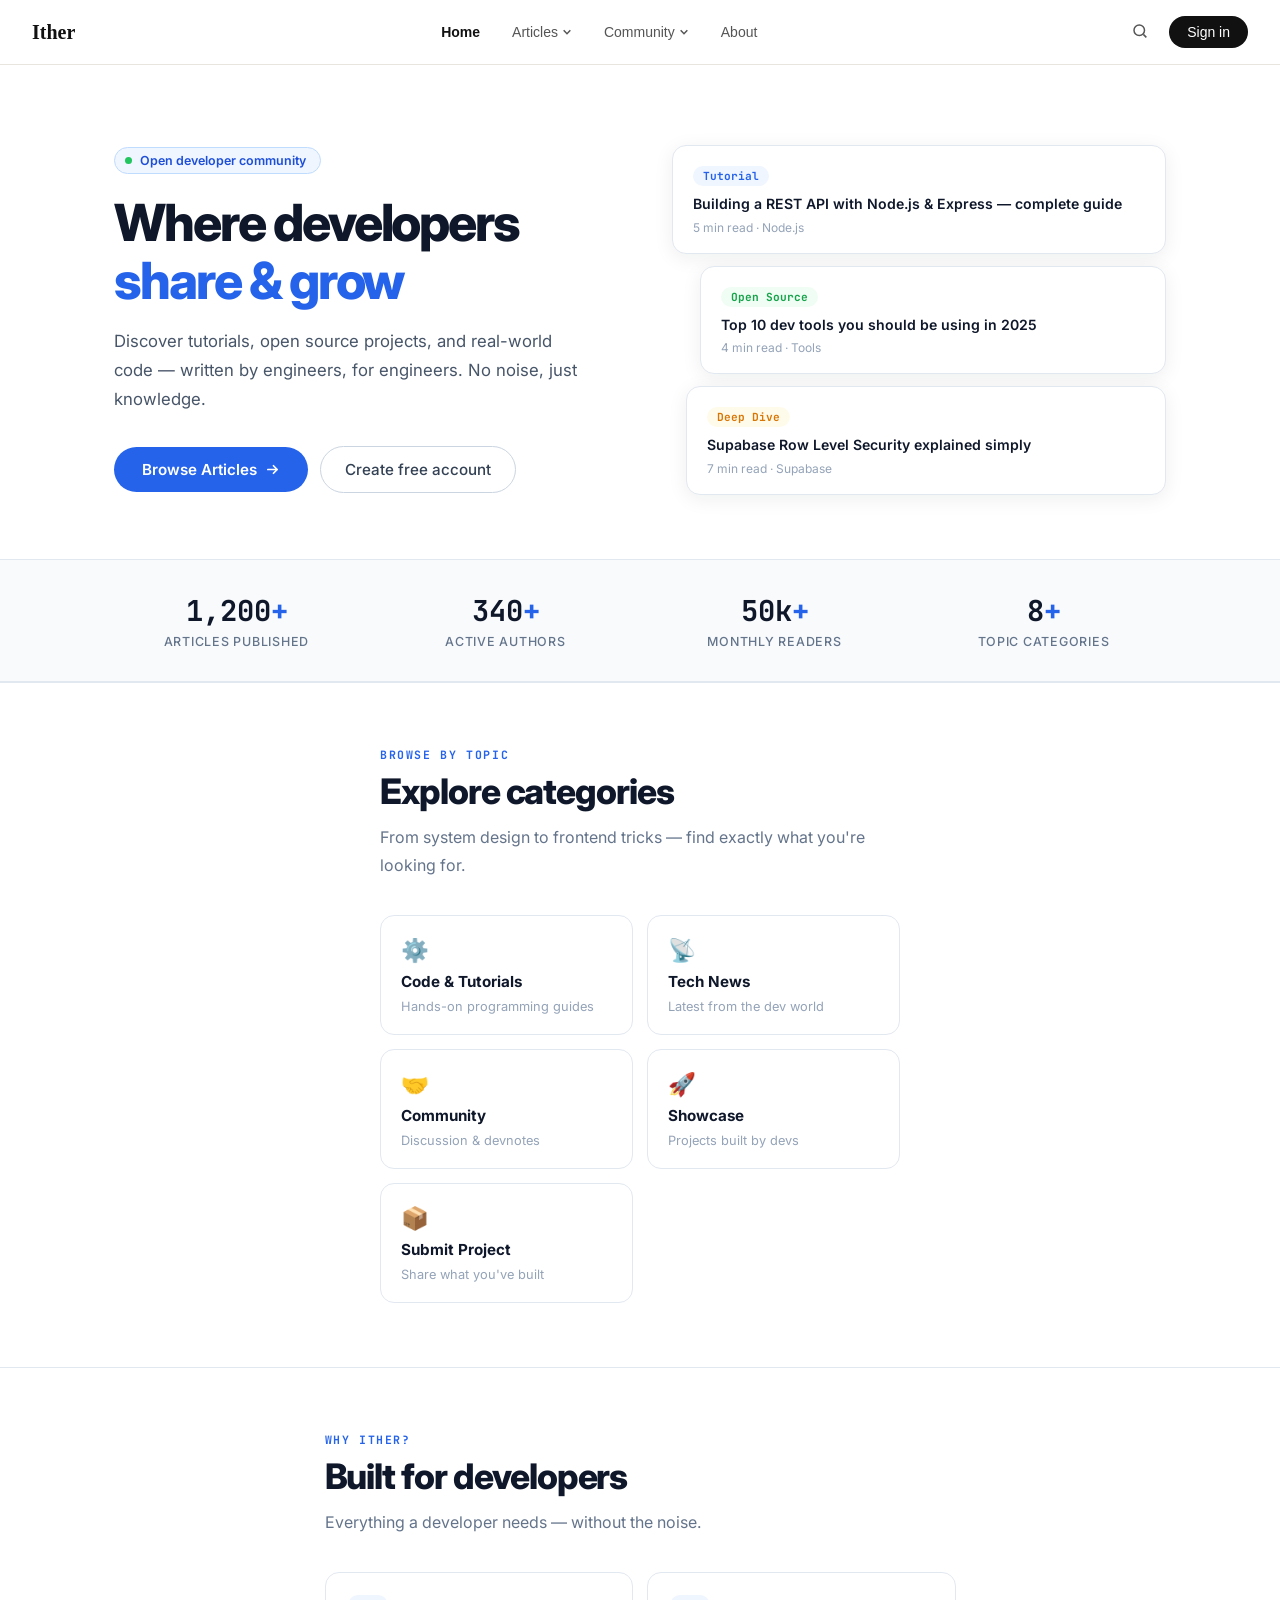
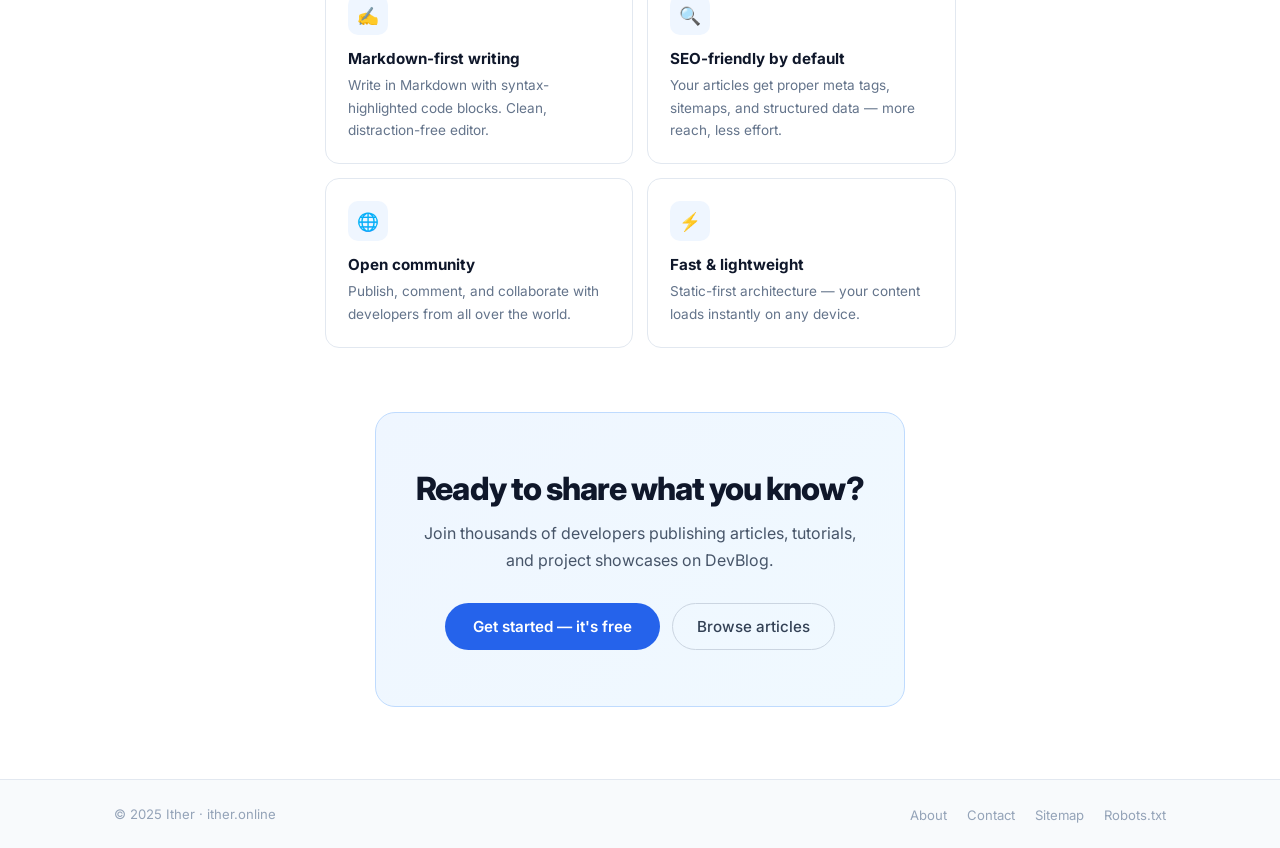
<file: index.html>
<!DOCTYPE html>
<html lang="en">
<head>
  <script async src="https://pagead2.googlesyndication.com/pagead/js/adsbygoogle.js?client=ca-pub-4819817034021416" crossorigin="anonymous"></script>

  <meta charset="UTF-8" />
  <meta name="viewport" content="width=device-width, initial-scale=1.0" />

  <!-- ═══ SEO — Primary ═══ -->
  <title>Ither — Developer Articles, Tutorials & Open Source Projects</title>
  <meta name="kadam-verification" content="kadam1a371b8842f79423e59a2c90fde2d579" />
  <meta name="description" content="DevBlog is a community platform for developers to publish and discover articles, code tutorials, open source projects, and tech news. Join developers learning and sharing real-world knowledge." />
  <meta name="keywords" content="developer blog, programming tutorials, code examples, open source projects, tech news, software engineering, web development, JavaScript tutorials, Python guides, coding community, developer articles" />
  <meta name="author" content="DevBlog" />
  <meta name="robots" content="index, follow" />
  <link rel="canonical" href="https://ither.online/" />

  <!-- ═══ SEO — Open Graph ═══ -->
  <meta property="og:type" content="website" />
  <meta property="og:url" content="https://ither.online/" />
  <meta property="og:title" content="DevBlog — Developer Articles, Tutorials & Open Source Projects" />
  <meta property="og:description" content="Discover in-depth developer articles, tutorials, and open source projects. A community platform for programmers of all levels." />
  <meta property="og:image" content="https://ither.online/og-image.png" />
  <meta property="og:site_name" content="DevBlog" />
  <meta property="og:locale" content="en_US" />

  <!-- ═══ SEO — Twitter Card ═══ -->
  <meta name="twitter:card" content="summary_large_image" />
  <meta name="twitter:title" content="DevBlog — Developer Articles, Tutorials & Open Source" />
  <meta name="twitter:description" content="Discover in-depth developer articles, tutorials, and open source projects." />
  <meta name="twitter:image" content="https://ither.online/og-image.png" />

  <!-- ═══ SEO — Schema.org JSON-LD ═══ -->
  <script type="application/ld+json">
  {
    "@context": "https://schema.org",
    "@type": "WebSite",
    "name": "DevBlog",
    "url": "https://ither.online/",
    "description": "A developer blog platform for articles, tutorials, open source projects, and tech community discussions.",
    "publisher": { "@type": "Organization", "name": "DevBlog", "url": "https://ither.online/" },
    "potentialAction": {
      "@type": "SearchAction",
      "target": "https://ither.online/articles/?q={search_term_string}",
      "query-input": "required name=search_term_string"
    }
  }
  </script>

  <link rel="stylesheet" href="/assets/style.css" />
  <link rel="preconnect" href="https://fonts.googleapis.com" />
  <link rel="preconnect" href="https://fonts.gstatic.com" crossorigin />
  <link href="https://fonts.googleapis.com/css2?family=Inter:wght@400;500;600;700;800&family=JetBrains+Mono:wght@500;700&display=swap" rel="stylesheet" />

  <style>
    /* ══════════════════════════════════════════════════════
       LANDING PAGE — all prefixed with lp- to never clash
       with style.css globals
       ══════════════════════════════════════════════════════ */

    /* Both panels hidden until JS decides */
    #landing    { display: none; }
    #app-shell  { display: none; }

    /* Landing wrapper — resets body flex from style.css */
    #landing {
      font-family: 'Inter', sans-serif;
      background: #ffffff;
      color: #0f172a;
      min-height: 100vh;
      flex-direction: column;
      align-items: stretch;
      width: 100%;
    }

    /* ── Nav ── */
    .lp-nav {
      position: sticky; top: 0; z-index: 100;
      background: rgba(255,255,255,0.92);
      backdrop-filter: blur(14px);
      -webkit-backdrop-filter: blur(14px);
      border-bottom: 1px solid #e2e8f0;
    }
    .lp-nav__inner {
      max-width: 1100px; margin: 0 auto; padding: 0 24px;
      height: 62px; display: flex; align-items: center; gap: 32px;
    }
    .lp-logo {
      font-family: 'JetBrains Mono', monospace; font-weight: 700;
      font-size: 1.05rem; color: #0f172a; text-decoration: none; flex-shrink: 0;
    }
    .lp-logo span { color: #2563eb; }
    .lp-nav__links { display: flex; align-items: center; gap: 24px; list-style: none; margin-left: auto; }
    .lp-nav__links a { font-size: 0.9rem; color: #475569; text-decoration: none; font-weight: 500; transition: color 0.15s; }
    .lp-nav__links a:hover { color: #2563eb; }
    .lp-btn-nav {
      background: #2563eb; color: #fff !important; padding: 8px 20px;
      border-radius: 999px; font-size: 0.88rem !important; font-weight: 600 !important; transition: background 0.15s !important;
    }
    .lp-btn-nav:hover { background: #1d4ed8 !important; }

    /* ── Hero ── */
    .lp-hero {
      max-width: 1100px; margin: 0 auto; padding: 80px 24px 64px;
      display: grid; grid-template-columns: 1fr 1fr; gap: 64px; align-items: center;
    }
    .lp-hero__badge {
      display: inline-flex; align-items: center; gap: 8px;
      background: #eff6ff; border: 1px solid #bfdbfe; border-radius: 999px;
      padding: 5px 14px 5px 10px; font-size: 0.78rem; font-weight: 600;
      color: #1d4ed8; margin-bottom: 20px; width: fit-content;
    }
    .lp-hero__badge-dot {
      width: 7px; height: 7px; border-radius: 50%; background: #22c55e;
      animation: lp-pulse 2s ease infinite;
    }
    @keyframes lp-pulse {
      0%,100% { opacity:1; transform:scale(1); }
      50% { opacity:0.5; transform:scale(0.8); }
    }
    .lp-hero h1 {
      font-size: clamp(2rem, 4vw, 3.2rem); font-weight: 800; line-height: 1.12;
      letter-spacing: -0.04em; color: #0f172a; margin-bottom: 18px;
    }
    .lp-hero h1 em { font-style: normal; color: #2563eb; }
    .lp-hero__desc { font-size: 1.05rem; color: #475569; line-height: 1.72; margin-bottom: 32px; max-width: 480px; }
    .lp-hero__actions { display: flex; gap: 12px; flex-wrap: wrap; align-items: center; }

    .lp-btn-primary {
      display: inline-flex; align-items: center; gap: 8px;
      background: #2563eb; color: #fff; font-size: 0.95rem; font-weight: 600;
      padding: 13px 28px; border-radius: 999px; text-decoration: none;
      transition: background 0.15s, transform 0.15s, box-shadow 0.15s;
    }
    .lp-btn-primary:hover { background: #1d4ed8; transform: translateY(-1px); box-shadow: 0 8px 24px rgba(37,99,235,0.3); }

    .lp-btn-secondary {
      display: inline-flex; align-items: center; gap: 8px;
      background: transparent; color: #334155; font-size: 0.95rem; font-weight: 500;
      padding: 13px 24px; border-radius: 999px; border: 1px solid #cbd5e1; text-decoration: none;
      transition: border-color 0.15s, background 0.15s, color 0.15s;
    }
    .lp-btn-secondary:hover { border-color: #2563eb; background: #eff6ff; color: #2563eb; }

    /* ── Hero visual (mock cards) ── */
    .lp-hero__visual { position: relative; display: flex; flex-direction: column; gap: 12px; }
    .lp-mock-card {
      background: #fff; border: 1px solid #e2e8f0; border-radius: 14px;
      padding: 18px 20px; box-shadow: 0 4px 20px rgba(15,23,42,0.07);
    }
    .lp-mock-card:nth-child(2) { margin-left: 28px; }
    .lp-mock-card:nth-child(3) { margin-left: 14px; }
    .lp-mock-tag {
      display: inline-block; font-size: 0.7rem; font-weight: 700;
      font-family: 'JetBrains Mono', monospace; padding: 3px 10px; border-radius: 999px;
      background: #eff6ff; color: #2563eb; margin-bottom: 8px;
    }
    .lp-mock-tag.green { background:#f0fdf4; color:#16a34a; }
    .lp-mock-tag.amber { background:#fffbeb; color:#d97706; }
    .lp-mock-title { font-size: 0.88rem; font-weight: 600; color: #0f172a; line-height: 1.4; margin-bottom: 6px; }
    .lp-mock-meta { font-size: 0.75rem; color: #94a3b8; }

    /* ── Stats ── */
    .lp-stats { background: #f8fafc; border-top: 1px solid #e2e8f0; border-bottom: 1px solid #e2e8f0; }
    .lp-stats__inner {
      max-width: 1100px; margin: 0 auto; padding: 32px 24px;
      display: grid; grid-template-columns: repeat(4, 1fr); gap: 24px; text-align: center;
    }
    .lp-stat__num { font-family: 'JetBrains Mono', monospace; font-size: 1.8rem; font-weight: 700; color: #0f172a; }
    .lp-stat__num span { color: #2563eb; }
    .lp-stat__label { font-size: 0.78rem; color: #64748b; margin-top: 4px; font-weight: 500; text-transform: uppercase; letter-spacing: 0.06em; }

    /* ── Section ── */
    .lp-section { max-width: 1100px; margin: 0 auto; padding: 64px 24px; }
    .lp-section__eyebrow {
      font-family: 'JetBrains Mono', monospace; font-size: 0.72rem; font-weight: 700;
      color: #2563eb; text-transform: uppercase; letter-spacing: 0.14em; margin-bottom: 8px;
    }
    .lp-section__title { font-size: clamp(1.5rem, 3vw, 2.2rem); font-weight: 800; color: #0f172a; letter-spacing: -0.03em; margin-bottom: 12px; line-height: 1.2; }
    .lp-section__desc { font-size: 1rem; color: #64748b; max-width: 520px; line-height: 1.7; margin-bottom: 36px; }

    /* ── Categories ── */
    .lp-cats { display: grid; grid-template-columns: repeat(auto-fit, minmax(190px, 1fr)); gap: 14px; }
    .lp-cat {
      background: #fff; border: 1px solid #e2e8f0; border-radius: 14px; padding: 20px;
      text-decoration: none; display: flex; flex-direction: column; gap: 8px;
      transition: border-color 0.15s, box-shadow 0.15s, transform 0.15s;
    }
    .lp-cat:hover { border-color: #2563eb; box-shadow: 0 4px 20px rgba(37,99,235,0.1); transform: translateY(-2px); }
    .lp-cat__icon { font-size: 1.4rem; }
    .lp-cat__name { font-size: 0.95rem; font-weight: 700; color: #0f172a; }
    .lp-cat__sub { font-size: 0.8rem; color: #94a3b8; }

    /* ── Features ── */
    .lp-features { display: grid; grid-template-columns: repeat(auto-fit, minmax(230px, 1fr)); gap: 14px; }
    .lp-feature { background: #fff; border: 1px solid #e2e8f0; border-radius: 14px; padding: 22px; }
    .lp-feature__icon {
      width: 40px; height: 40px; border-radius: 10px; background: #eff6ff;
      display: flex; align-items: center; justify-content: center; font-size: 1.1rem; margin-bottom: 14px;
    }
    .lp-feature__title { font-size: 0.95rem; font-weight: 700; color: #0f172a; margin-bottom: 6px; }
    .lp-feature__desc { font-size: 0.85rem; color: #64748b; line-height: 1.65; }

    /* ── Divider ── */
    .lp-divider { border: none; border-top: 1px solid #e2e8f0; margin: 0; }

    /* ── CTA ── */
    .lp-cta-wrap { max-width: 1100px; margin: 0 auto; padding: 0 24px 72px; }
    .lp-cta {
      background: linear-gradient(135deg, #eff6ff 0%, #f0f9ff 100%);
      border: 1px solid #bfdbfe; border-radius: 20px; padding: 56px 40px; text-align: center;
    }
    .lp-cta h2 { font-size: clamp(1.5rem, 3.5vw, 2rem); font-weight: 800; color: #0f172a; letter-spacing: -0.03em; margin-bottom: 12px; }
    .lp-cta p { color: #475569; font-size: 1rem; max-width: 440px; margin: 0 auto 28px; line-height: 1.7; }
    .lp-cta__actions { display: flex; gap: 12px; justify-content: center; flex-wrap: wrap; }

    /* ── Footer ── */
    .lp-footer { border-top: 1px solid #e2e8f0; background: #f8fafc; }
    .lp-footer__inner {
      max-width: 1100px; margin: 0 auto; padding: 24px;
      display: flex; justify-content: space-between; align-items: center; flex-wrap: wrap; gap: 12px;
    }
    .lp-footer__copy { font-size: 0.82rem; color: #94a3b8; }
    .lp-footer__links { display: flex; gap: 20px; list-style: none; }
    .lp-footer__links a { font-size: 0.82rem; color: #94a3b8; text-decoration: none; transition: color 0.15s; }
    .lp-footer__links a:hover { color: #2563eb; }

    /* ── Responsive ── */
    @media (max-width: 768px) {
      .lp-hero { grid-template-columns: 1fr; padding: 48px 20px 40px; gap: 40px; }
      .lp-hero__visual { display: none; }
      .lp-stats__inner { grid-template-columns: repeat(2, 1fr); }
      .lp-nav__links { display: none; }
      .lp-cta { padding: 36px 20px; }
      .lp-section { padding: 48px 20px; }
    }
    @media (max-width: 480px) {
      .lp-stats__inner { gap: 16px; }
      .lp-hero h1 { font-size: 1.9rem; }
      .lp-cta-wrap { padding: 0 16px 48px; }
    }
  </style>
</head>
<body>

<!-- ═══════════════════════════════════════════════════════════
     LANDING PAGE  — guest only, shown when no session found
     ═══════════════════════════════════════════════════════════ -->
<div id="landing">

  <header>
    <div class="lp-hero">
      <div>
        <div class="lp-hero__badge">
          <div class="lp-hero__badge-dot"></div>
          Open developer community
        </div>
        <h1>Where developers<br><em>share & grow</em></h1>
        <p class="lp-hero__desc">
          Discover tutorials, open source projects, and real-world code — written by engineers, for engineers. No noise, just knowledge.
        </p>
        <div class="lp-hero__actions">
          <a href="articles/index.html" class="lp-btn-primary">
            Browse Articles
            <svg width="15" height="15" viewBox="0 0 16 16" fill="none" aria-hidden="true">
              <path d="M3 8h10M9 4l4 4-4 4" stroke="currentColor" stroke-width="1.8" stroke-linecap="round" stroke-linejoin="round"/>
            </svg>
          </a>
          <a href="/login/" class="lp-btn-secondary">Create free account</a>
        </div>
      </div>

      <div class="lp-hero__visual" aria-hidden="true">
        <div class="lp-mock-card">
          <div class="lp-mock-tag">Tutorial</div>
          <div class="lp-mock-title">Building a REST API with Node.js &amp; Express — complete guide</div>
          <div class="lp-mock-meta">5 min read · Node.js</div>
        </div>
        <div class="lp-mock-card">
          <div class="lp-mock-tag green">Open Source</div>
          <div class="lp-mock-title">Top 10 dev tools you should be using in 2025</div>
          <div class="lp-mock-meta">4 min read · Tools</div>
        </div>
        <div class="lp-mock-card">
          <div class="lp-mock-tag amber">Deep Dive</div>
          <div class="lp-mock-title">Supabase Row Level Security explained simply</div>
          <div class="lp-mock-meta">7 min read · Supabase</div>
        </div>
      </div>
    </div>
  </header>

  <section class="lp-stats" aria-label="Platform statistics">
    <div class="lp-stats__inner">
      <div><div class="lp-stat__num">1,200<span>+</span></div><div class="lp-stat__label">Articles published</div></div>
      <div><div class="lp-stat__num">340<span>+</span></div><div class="lp-stat__label">Active authors</div></div>
      <div><div class="lp-stat__num">50k<span>+</span></div><div class="lp-stat__label">Monthly readers</div></div>
      <div><div class="lp-stat__num">8<span>+</span></div><div class="lp-stat__label">Topic categories</div></div>
    </div>
  </section>

  <hr class="lp-divider" />

  <section class="lp-section" aria-labelledby="lp-cat-title">
    <p class="lp-section__eyebrow">Browse by topic</p>
    <h2 class="lp-section__title" id="lp-cat-title">Explore categories</h2>
    <p class="lp-section__desc">From system design to frontend tricks — find exactly what you're looking for.</p>
    <div class="lp-cats">
      <a href="/code/index.html" class="lp-cat"><div class="lp-cat__icon">⚙️</div><div class="lp-cat__name">Code &amp; Tutorials</div><div class="lp-cat__sub">Hands-on programming guides</div></a>
      <a href="/news/index.html" class="lp-cat"><div class="lp-cat__icon">📡</div><div class="lp-cat__name">Tech News</div><div class="lp-cat__sub">Latest from the dev world</div></a>
      <a href="/community/index.html" class="lp-cat"><div class="lp-cat__icon">🤝</div><div class="lp-cat__name">Community</div><div class="lp-cat__sub">Discussion &amp; devnotes</div></a>
      <a href="/showcase/index.html" class="lp-cat"><div class="lp-cat__icon">🚀</div><div class="lp-cat__name">Showcase</div><div class="lp-cat__sub">Projects built by devs</div></a>
      <a href="/submit-project/index.html" class="lp-cat"><div class="lp-cat__icon">📦</div><div class="lp-cat__name">Submit Project</div><div class="lp-cat__sub">Share what you've built</div></a>
    </div>
  </section>

  <hr class="lp-divider" />

  <section class="lp-section" aria-labelledby="lp-feat-title">
    <p class="lp-section__eyebrow">Why Ither?</p>
    <h2 class="lp-section__title" id="lp-feat-title">Built for developers</h2>
    <p class="lp-section__desc">Everything a developer needs — without the noise.</p>
    <div class="lp-features">
      <div class="lp-feature"><div class="lp-feature__icon">✍️</div><div class="lp-feature__title">Markdown-first writing</div><div class="lp-feature__desc">Write in Markdown with syntax-highlighted code blocks. Clean, distraction-free editor.</div></div>
      <div class="lp-feature"><div class="lp-feature__icon">🔍</div><div class="lp-feature__title">SEO-friendly by default</div><div class="lp-feature__desc">Your articles get proper meta tags, sitemaps, and structured data — more reach, less effort.</div></div>
      <div class="lp-feature"><div class="lp-feature__icon">🌐</div><div class="lp-feature__title">Open community</div><div class="lp-feature__desc">Publish, comment, and collaborate with developers from all over the world.</div></div>
      <div class="lp-feature"><div class="lp-feature__icon">⚡</div><div class="lp-feature__title">Fast &amp; lightweight</div><div class="lp-feature__desc">Static-first architecture — your content loads instantly on any device.</div></div>
    </div>
  </section>

  <div class="lp-cta-wrap">
    <div class="lp-cta">
      <h2>Ready to share what you know?</h2>
      <p>Join thousands of developers publishing articles, tutorials, and project showcases on DevBlog.</p>
      <div class="lp-cta__actions">
        <a href="/login/ither.online" class="lp-btn-primary">Get started — it's free</a>
        <a href="/articles/ither.online" class="lp-btn-secondary">Browse articles</a>
      </div>
    </div>
  </div>

  <footer class="lp-footer">
    <div class="lp-footer__inner">
      <span class="lp-footer__copy">© 2025 Ither · <a href="https://ither.online" style="color:inherit;text-decoration:none;">ither.online</a></span>
      <ul class="lp-footer__links">
        <li><a href="/about/ither.online">About</a></li>
        <li><a href="/contact/ither.online">Contact</a></li>
        <li><a href="/sitemap.xml">Sitemap</a></li>
        <li><a href="/robots.txt">Robots.txt</a></li>
      </ul>
    </div>
  </footer>

</div><!-- /#landing -->



<!-- ═══════════════════════════════════════════════════════════
     APP SHELL  — logged-in users, exact same as original code
     ═══════════════════════════════════════════════════════════ -->
<div id="app-shell">
  <script src="/lib/header.js"></script>

  <div class="page-wrapper">
    <div class="page-header">
      <h1>Featured</h1>
      <span class="post-count" id="post-count"></span>
    </div>
    <div class="posts-grid" id="posts-container">
      <div class="loading-state"><div class="spinner"></div> Loading posts...</div>
    </div>
  </div>
</div><!-- /#app-shell -->


<!-- ═══════════════════════════════════════════════════════════
     SCRIPTS + ROUTING
     supabase.js must load first (defines getSession etc.)
     ═══════════════════════════════════════════════════════════ -->
<script src="/lib/supabase.js"></script>
<script src="/lib/user-menu.js"></script>
<script src="/lib/posts.js"></script>

<script>
(async () => {
  // ── 1. Read session from localStorage (same as supabase.js getSession) ──
  let session = null;
  try { session = JSON.parse(localStorage.getItem("sb_session") || "null"); } catch {}

  // ── 2. If we have a refresh_token but access_token is missing/expired,
  //        try to silently refresh before deciding which view to show ──
  if (session && !session.access_token && session.refresh_token) {
    try {
      const __sbUrl = (window.__ENV__ || {}).SUPABASE_URL || "";
      const __sbKey = (window.__ENV__ || {}).SUPABASE_ANON_KEY || "";
      const r = await fetch(
        `${__sbUrl}/auth/v1/token?grant_type=refresh_token`,
        {
          method: "POST",
          headers: {
            "apikey": __sbKey,
            "Content-Type": "application/json"
          },
          body: JSON.stringify({ refresh_token: session.refresh_token })
        }
      );
      const d = await r.json();
      if (d.access_token) {
        session = d;
        localStorage.setItem("sb_session", JSON.stringify(d));
      } else {
        session = null;
        localStorage.removeItem("sb_session");
      }
    } catch { session = null; }
  }

  // ── 3. Decide which panel to show ──
  const isLoggedIn = !!(session?.access_token || session?.user);

  if (isLoggedIn) {
    // Show the original feed exactly as before
    document.getElementById("app-shell").style.display = "block";

    // Wait for DOM then initialise original scripts
    const init = () => {
      if (typeof initializeUserMenu === "function") initializeUserMenu();

      const container = document.getElementById("posts-container");
      const countEl   = document.getElementById("post-count");
      if (!container) return;

      window.DevBlogPosts.getPosts({ highlightedOnly: true })
        .then(posts => {
          if (countEl) countEl.textContent = posts.length ? `${posts.length} post${posts.length !== 1 ? "s" : ""}` : "";
          window.DevBlogPosts.renderPosts(container, posts, { emptyText: "No featured posts yet." });
        })
        .catch(() => {
          container.innerHTML = `<p class="empty-state">Could not load posts. Check your connection.</p>`;
        });
    };

    if (document.readyState === "loading") {
      document.addEventListener("DOMContentLoaded", init);
    } else {
      init();
    }

  } else {
    // Show landing page
    document.getElementById("landing").style.display = "flex";
  }
})();
</script>

</body>
</html>
</file>
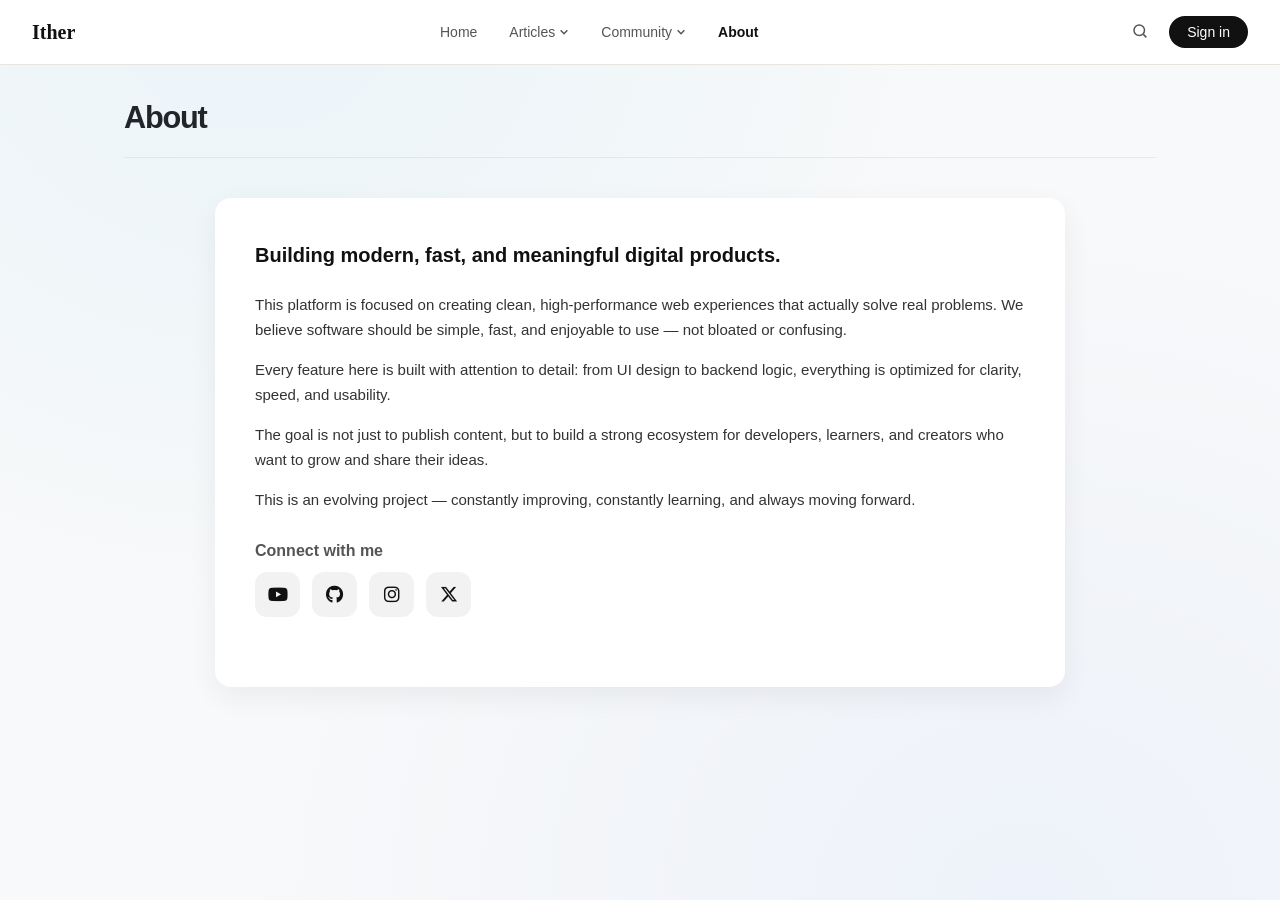
<file: about/index.html>
<!doctype html>
<html lang="en">
  <head>
    <script async src="https://pagead2.googlesyndication.com/pagead/js/adsbygoogle.js?client=ca-pub-4819817034021416"

     crossorigin="anonymous"></script>
    <meta charset="UTF-8" />
    <meta name="viewport" content="width=device-width, initial-scale=1.0" />
    <title>Ither — About</title>
    <link rel="stylesheet" href="/assets/style.css" />
    <style>
        .support-btn-div {
            margin-top: 30px;
            display: flex;
            justify-content: center;
        }

        .support-btn-div:hover {
            transform: translateY(-2px) scale(1.02);
            transition: 0.25s ease;
        }
    </style>
    <link
      rel="stylesheet"
      href="https://cdnjs.cloudflare.com/ajax/libs/font-awesome/6.4.0/css/all.min.css"
    />
  </head>

  <body>
    <script src="/lib/header.js"></script>

    <div class="page-wrapper">
      <div class="page-header">
        <h1>About</h1>
      </div>
      <div class="static-content">
        <div class="about-text">
          <p class="headline">
            Building modern, fast, and meaningful digital products.
          </p>

          <p>
            This platform is focused on creating clean, high-performance web
            experiences that actually solve real problems. We believe software
            should be simple, fast, and enjoyable to use — not bloated or
            confusing.
          </p>

          <p>
            Every feature here is built with attention to detail: from UI design
            to backend logic, everything is optimized for clarity, speed, and
            usability.
          </p>

          <p>
            The goal is not just to publish content, but to build a strong
            ecosystem for developers, learners, and creators who want to grow
            and share their ideas.
          </p>

          <p>
            This is an evolving project — constantly improving, constantly
            learning, and always moving forward.
          </p>
        </div>

        <div class="social-links">
          <h2>Connect with me</h2>

          <div class="social-icons">
            <a
              href="https://youtube.com/@justcoderbro?si=6z3mC7sTXQTfbWWL"
              target="_blank"
              title="YouTube"
            >
              <i class="fab fa-youtube"></i>
            </a>

            <!--   Github Icon   -->

            <a href="https://github.com/codersirojiddin" target="_blank" title="GitHub">
                        <i class="fab fa-github"></i>
                    </a>
            <a href="https://instagram.com/i_amsirojiddin" target="_blank" title="Instagram">
              <i class="fab fa-instagram"></i>
            </a>
            <a href="https://x.com/SYoqubjono81983" target="_blank" title="x.com">
              <i class="fab fa-x-twitter"></i>
            </a>
          </div>
        </div>
        <div class="support-btn-div">
            <script
        type="text/javascript"
        src="https://cdnjs.buymeacoffee.com/1.0.0/button.prod.min.js"
        data-name="bmc-button"
        data-slug="iamsirojiddin"
        data-color="#FFDD00"
        data-emoji="❤️"
        data-font="Comic"
        data-text="Support Us"
        data-outline-color="#000000"
        data-font-color="#000000"
        data-coffee-color="#ffffff"
      ></script>
        </div>
      </div>
      

      <style>
        /* MAIN CONTAINER */
        .static-content {
          max-width: 850px;
          margin: 40px auto;
          padding: 40px;
          background: #fff;
          border-radius: 16px;
          box-shadow: 0 10px 30px rgba(0, 0, 0, 0.06);
          font-family: Arial, sans-serif;
        }

        /* TEXT */
        .about-text .headline {
          font-size: 20px;
          font-weight: 700;
          margin-bottom: 20px;
          color: #111;
        }

        .about-text p {
          font-size: 15px;
          line-height: 1.7;
          color: #333;
          margin-bottom: 14px;
        }

        /* SOCIAL SECTION */
        .social-links {
          margin-top: 30px;
        }

        .social-links h2 {
          font-size: 16px;
          margin-bottom: 12px;
          color: #555;
        }

        /* ICONS */
        .social-icons {
          display: flex;
          gap: 12px;
        }

        .social-icons a {
          width: 45px;
          height: 45px;
          display: flex;
          align-items: center;
          justify-content: center;

          border-radius: 12px;
          background: rgba(0, 0, 0, 0.05);
          color: #111;
          font-size: 18px;

          transition: 0.25s ease;
          text-decoration: none;
        }

        .social-icons a:hover {
          transform: translateY(-4px) scale(1.08);
          background: #2563eb;
          color: white;
          box-shadow: 0 10px 20px rgba(37, 99, 235, 0.3);
        }
      </style>
    </div>
    <script src="/lib/supabase.js"></script>
    <script src="/lib/user-menu.js"></script>
    <script>
      document.addEventListener("DOMContentLoaded", () => {
        initializeUserMenu();
      });
    </script>
  </body>
</html>
</file>
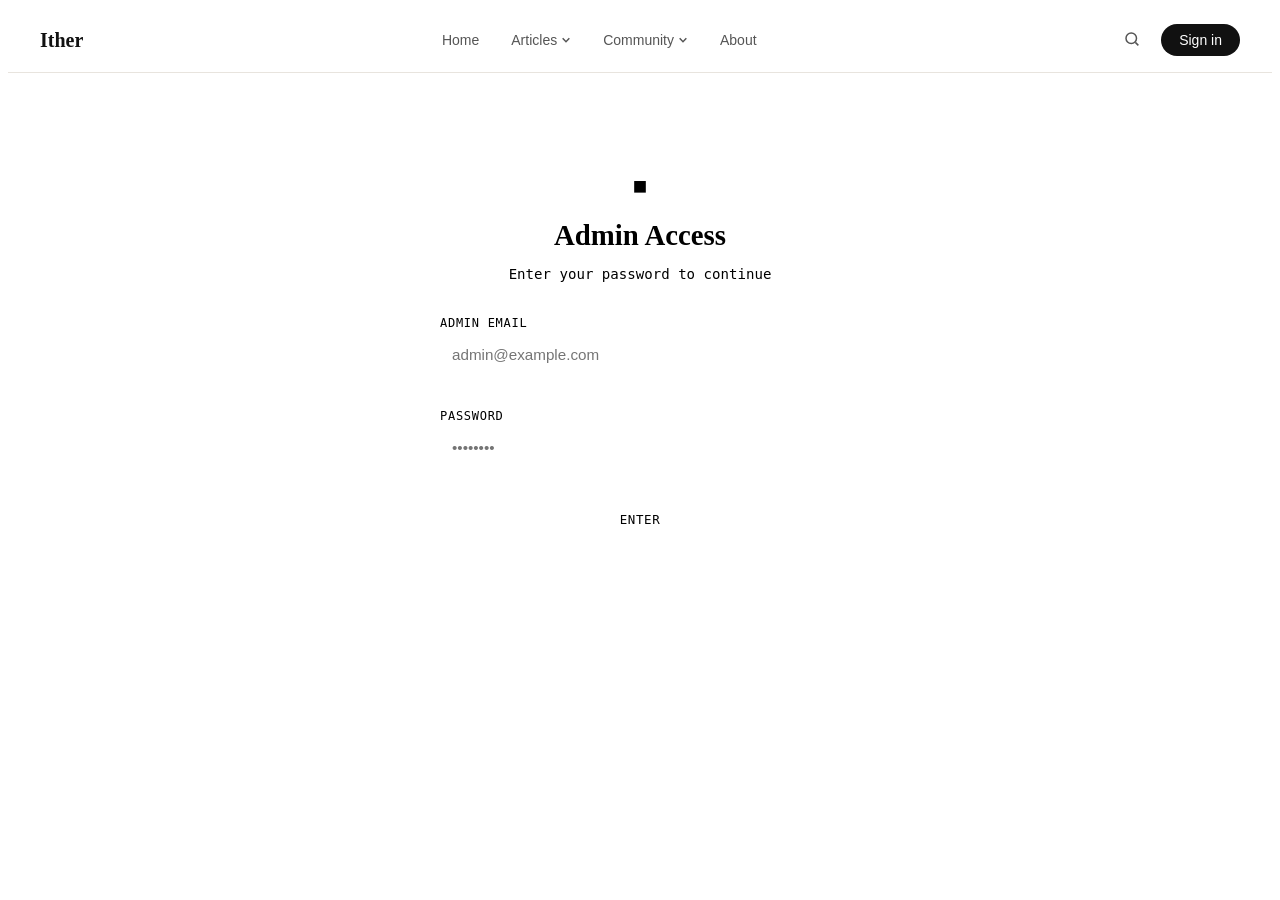
<file: iamadmin/index.html>
<!DOCTYPE html>
<html lang="en">
<head>
    <meta charset="UTF-8">
    <meta name="viewport" content="width=device-width, initial-scale=1.0">
    <title>DevBlog — Admin</title>
    <link rel="stylesheet" href="/assets/admin.css">
</head>
<body>
    <script src="/lib/header.js"></script>

    <!-- LOGIN GATE -->
    <div class="page-wrapper" id="login-screen">
        <div class="login-box">
            <div class="login-box__header">
                <span class="login-lock">&#9632;</span>
                <h1>Admin Access</h1>
                <p>Enter your password to continue</p>
            </div>
            <div class="form-row">
                <label for="email-input">Admin Email</label>
                <input type="email" id="email-input" autocomplete="email" placeholder="admin@example.com">
            </div>
            <div class="form-row">
                <label for="password-input">Password</label>
                <input type="password" id="password-input" autocomplete="current-password" placeholder="••••••••">
            </div>
            <p id="login-error" class="status status--error" hidden>Incorrect credentials or not an admin.</p>
            <button class="btn" id="login-btn">Enter</button>
        </div>
    </div>

    <!-- ADMIN PANEL -->
    <div class="page-wrapper" id="admin-screen" hidden>
        <div class="admin-topbar">
            <div class="page-header page-header--compact">
                <h1>Admin Panel</h1>
            </div>
            <button class="btn btn--secondary" id="logout-btn">Logout</button>
        </div>

        <!-- TAB NAV -->
        <div class="admin-tabs">
            <button class="admin-tab active" data-tab="dashboard">📊 Dashboard</button>
            <button class="admin-tab" data-tab="articles">📝 Articles</button>
            <button class="admin-tab" data-tab="projects">🚀 Projects</button>
            <button class="admin-tab" data-tab="users">👥 Users</button>
            <button class="admin-tab" data-tab="community">💬 Community</button>
            <button class="admin-tab" data-tab="announcement">📢 Announcement</button>
        </div>

        <!-- DASHBOARD TAB -->
        <div class="admin-tab-content active" id="tab-dashboard">
            <div class="stats-grid">
                <div class="stat-card">
                    <div class="stat-value" id="stat-users">—</div>
                    <div class="stat-label">Total Users</div>
                </div>
                <div class="stat-card">
                    <div class="stat-value" id="stat-posts">—</div>
                    <div class="stat-label">Articles</div>
                </div>
                <div class="stat-card">
                    <div class="stat-value" id="stat-projects">—</div>
                    <div class="stat-label">Projects</div>
                </div>
                <div class="stat-card">
                    <div class="stat-value" id="stat-community">—</div>
                    <div class="stat-label">Community Posts</div>
                </div>
            </div>
            <div class="panel" style="margin-top:24px;">
                <h2 class="panel-title">Recent Users</h2>
                <div id="recent-users-list"></div>
            </div>
        </div>

        <!-- ARTICLES TAB -->
        <div class="admin-tab-content" id="tab-articles">
            <div class="admin-layout">
                <section class="panel">
                    <h2 class="panel-title">New Post</h2>
                    <form id="post-form" novalidate>
                        <div class="form-row">
                            <label for="post-title">Title</label>
                            <input id="post-title" name="title" type="text" placeholder="Post title..." required>
                        </div>
                        <div class="form-row">
                            <label for="post-type">Type</label>
                            <select id="post-type" name="type" required>
                                <option value="article">Article</option>
                                <option value="news">News</option>
                                <option value="code">Code</option>
                            </select>
                        </div>
                        <div class="form-row">
                            <label for="post-content">Content</label>
                            <textarea id="post-content" name="content" placeholder="Write your post..." required></textarea>
                        </div>
                        <div class="checkbox-row">
                            <input id="post-highlighted" name="highlighted" type="checkbox">
                            <label for="post-highlighted">Feature on home page</label>
                        </div>
                        <div class="form-actions">
                            <button id="submit-btn" class="btn" type="submit">Publish Post</button>
                            <button id="cancel-edit" class="btn btn--secondary" type="button" hidden>Cancel</button>
                        </div>
                        <p id="form-status" class="status"></p>
                    </form>
                </section>
                <section class="panel">
                    <h2 class="panel-title">All Posts <span id="admin-count" class="post-count"></span></h2>
                    <div id="admin-post-list" class="admin-post-list">
                        <div class="loading-state"><div class="spinner"></div> Loading...</div>
                    </div>
                </section>
            </div>
        </div>

        <!-- PROJECTS TAB -->
        <div class="admin-tab-content" id="tab-projects">
            <div class="panel">
                <h2 class="panel-title">All Projects <span id="projects-count" class="post-count"></span></h2>
                <div id="projects-list" class="admin-grid-list">
                    <div class="loading-state"><div class="spinner"></div> Loading...</div>
                </div>
            </div>
        </div>

        <!-- USERS TAB -->
        <div class="admin-tab-content" id="tab-users">
            <div class="panel">
                <h2 class="panel-title">All Users <span id="users-count" class="post-count"></span></h2>
                <div id="users-list">
                    <div class="loading-state"><div class="spinner"></div> Loading...</div>
                </div>
            </div>
        </div>

        <!-- COMMUNITY TAB -->
        <div class="admin-tab-content" id="tab-community">
            <div class="panel">
                <h2 class="panel-title">Community Posts <span id="community-count" class="post-count"></span></h2>
                <div id="community-list" class="admin-grid-list">
                    <div class="loading-state"><div class="spinner"></div> Loading...</div>
                </div>
            </div>
        </div>

        <!-- ANNOUNCEMENT TAB -->
        <div class="admin-tab-content" id="tab-announcement">
            <div class="panel" style="max-width:600px;">
                <h2 class="panel-title">📢 Site Announcement</h2>
                <p style="font-size:0.85rem;color:#666;margin-bottom:16px;">This message will appear as a banner at the top of every page. Leave empty to hide.</p>
                <div class="form-row">
                    <label>Announcement Text</label>
                    <textarea id="announcement-text" rows="3" placeholder="e.g. 🎉 New features launched! Check out the showcase..."></textarea>
                </div>
                <div class="form-actions">
                    <button class="btn" id="save-announcement-btn">Save Announcement</button>
                    <button class="btn btn--secondary" id="clear-announcement-btn">Clear</button>
                </div>
                <p class="status" id="announcement-status"></p>
                <div id="announcement-preview" style="display:none;margin-top:16px;">
                    <p style="font-size:0.8rem;color:#666;margin-bottom:6px;">Preview:</p>
                    <div class="announcement-banner-preview"></div>
                </div>
            </div>
        </div>
    </div>

    <script src="/lib/supabase.js"></script>
    <script src="/lib/posts.js"></script>
    <script src="admin.js"></script>
</body>
</html>
</file>
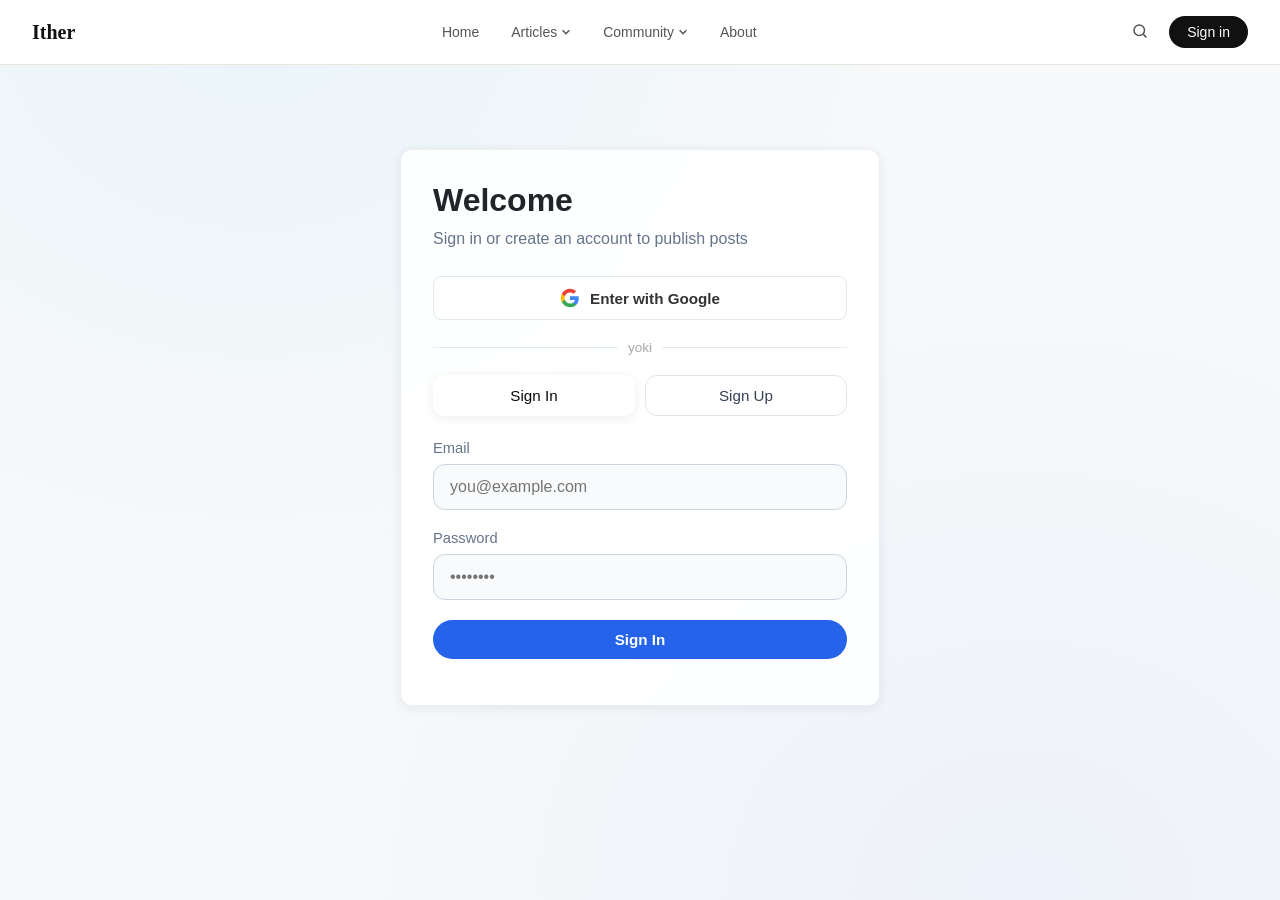
<file: login/index.html>
<!DOCTYPE html>
<html lang="en">
<head>
    <meta charset="UTF-8">
    <meta name="viewport" content="width=device-width, initial-scale=1.0">
    <title>Ither — Login</title>
    <link rel="stylesheet" href="/assets/style.css">
    <style>
        .divider {
            display: flex;
            align-items: center;
            gap: 10px;
            margin: 20px 0;
            color: #aaa;
            font-size: 0.85rem;
        }
        .divider::before,
        .divider::after {
            content: '';
            flex: 1;
            height: 1px;
            background: #e2e8f0;
        }
        .btn-google {
            width: 100%;
            display: flex;
            align-items: center;
            justify-content: center;
            gap: 10px;
            padding: 11px;
            border: 1.5px solid #e2e8f0;
            border-radius: 8px;
            background: white;
            font-size: 0.95rem;
            font-weight: 600;
            color: #333;
            cursor: pointer;
            transition: background 0.15s, border-color 0.15s;
            margin-bottom: 4px;
        }
        .btn-google:hover {
            background: #f8fafc;
            border-color: #cbd5e1;
        }
        .btn-google svg {
            width: 20px;
            height: 20px;
            flex-shrink: 0;
        }
    </style>
</head>
<body>
    <script src="/lib/header.js"></script>

    <div class="page-wrapper">
        <div class="auth-box">
            <h1>Welcome</h1>
            <p class="sub">Sign in or create an account to publish posts</p>

            <!-- Google Sign In -->
            <button class="btn-google" id="google-btn">
                <svg viewBox="0 0 24 24" xmlns="http://www.w3.org/2000/svg">
                    <path d="M22.56 12.25c0-.78-.07-1.53-.2-2.25H12v4.26h5.92c-.26 1.37-1.04 2.53-2.21 3.31v2.77h3.57c2.08-1.92 3.28-4.74 3.28-8.09z" fill="#4285F4"/>
                    <path d="M12 23c2.97 0 5.46-.98 7.28-2.66l-3.57-2.77c-.98.66-2.23 1.06-3.71 1.06-2.86 0-5.29-1.93-6.16-4.53H2.18v2.84C3.99 20.53 7.7 23 12 23z" fill="#34A853"/>
                    <path d="M5.84 14.09c-.22-.66-.35-1.36-.35-2.09s.13-1.43.35-2.09V7.07H2.18C1.43 8.55 1 10.22 1 12s.43 3.45 1.18 4.93l3.66-2.84z" fill="#FBBC05"/>
                    <path d="M12 5.38c1.62 0 3.06.56 4.21 1.64l3.15-3.15C17.45 2.09 14.97 1 12 1 7.7 1 3.99 3.47 2.18 7.07l3.66 2.84c.87-2.6 3.3-4.53 6.16-4.53z" fill="#EA4335"/>
                </svg>
                Enter with Google
            </button>
            <p class="status" id="google-status"></p>

            <div class="divider">yoki</div>

            <div class="auth-tabs">
                <button class="auth-tab active" id="tab-login">Sign In</button>
                <button class="auth-tab" id="tab-signup">Sign Up</button>
            </div>

            <!-- LOGIN FORM -->
            <div id="form-login">
                <div class="form-row">
                    <label>Email</label>
                    <input type="email" id="login-email" placeholder="you@example.com">
                </div>
                <div class="form-row">
                    <label>Password</label>
                    <input type="password" id="login-password" placeholder="••••••••">
                </div>
                <button class="btn btn-full" id="login-btn">Sign In</button>
                <p class="status" id="login-status"></p>
            </div>

            <!-- SIGNUP FORM -->
            <div id="form-signup" hidden>
                <div class="form-row">
                    <label>Username</label>
                    <input type="text" id="signup-username" placeholder="yourname">
                </div>
                <div class="form-row">
                    <label>Email</label>
                    <input type="email" id="signup-email" placeholder="you@example.com">
                </div>
                <div class="form-row">
                    <label>Password</label>
                    <input type="password" id="signup-password" placeholder="min 6 characters">
                </div>
                <button class="btn btn-full" id="signup-btn">Create Account</button>
                <p class="status" id="signup-status"></p>
            </div>
        </div>
    </div>

    <script src="/lib/supabase.js"></script>
    <script src="/lib/user-menu.js"></script>
    <script>
        // Credentials window.__ENV__ dan olinadi (Cloudflare Pages middleware inject qiladi)
        const _SB_URL = (window.__ENV__ || {}).SUPABASE_URL || "";
        const _SB_KEY = (window.__ENV__ || {}).SUPABASE_ANON_KEY || "";

        if (window.SupabaseClient.getCurrentUser()) {
            window.location.href = "../community/index.html";
        }

        document.addEventListener("DOMContentLoaded", () => {
            initializeUserMenu();
            handleOAuthCallback();
        });

        // ── Google OAuth callback handler ──
        async function handleOAuthCallback() {
            const hash = window.location.hash;
            if (!hash.includes("access_token")) return;

            const params = new URLSearchParams(hash.substring(1));
            const access_token = params.get("access_token");
            const refresh_token = params.get("refresh_token");
            if (!access_token) return;

            try {
                const res = await fetch(`${_SB_URL}/auth/v1/user`, {
                    headers: {
                        "apikey": _SB_KEY,
                        "Authorization": `Bearer ${access_token}`
                    }
                });
                const user = await res.json();

                // Save session to localStorage
                const session = { access_token, refresh_token, user };
                localStorage.setItem("sb_session", JSON.stringify(session));

                // Ensure profile exists
                if (window.SupabaseClient.ensureProfile) {
                    const username = user.user_metadata?.full_name?.split(" ")[0]
                                  || user.email?.split("@")[0]
                                  || "user";
                    await window.SupabaseClient.ensureProfile(user, { username });

                    const avatar_url = user.user_metadata?.avatar_url || "";
                    if (avatar_url) {
                        await window.SupabaseClient.supabaseFetch(`profiles?id=eq.${user.id}`, {
                            method: "PATCH",
                            body: JSON.stringify({ avatar_url }),
                            prefer: "return=minimal"
                        });
                    }
                }

                window.location.href = "../community/index.html";
            } catch (err) {
                console.error("OAuth callback error:", err);
                document.getElementById("google-status").textContent = "Google login xatolik: " + err.message;
                document.getElementById("google-status").className = "status status--error";
            }
        }

        // ── Google Sign In button ──
        document.getElementById("google-btn").addEventListener("click", () => {
            const redirectTo = encodeURIComponent(window.location.origin + window.location.pathname);
            window.location.href = `${_SB_URL}/auth/v1/authorize?provider=google&redirect_to=${redirectTo}&apikey=${_SB_KEY}`;
        });

        // ── Tabs ──
        document.getElementById("tab-login").addEventListener("click", () => {
            document.getElementById("form-login").hidden = false;
            document.getElementById("form-signup").hidden = true;
            document.getElementById("tab-login").classList.add("active");
            document.getElementById("tab-signup").classList.remove("active");
        });

        document.getElementById("tab-signup").addEventListener("click", () => {
            document.getElementById("form-signup").hidden = false;
            document.getElementById("form-login").hidden = true;
            document.getElementById("tab-signup").classList.add("active");
            document.getElementById("tab-login").classList.remove("active");
        });

        // ── Sign In ──
        document.getElementById("login-btn").addEventListener("click", async () => {
            const email = document.getElementById("login-email").value.trim();
            const password = document.getElementById("login-password").value;
            const status = document.getElementById("login-status");
            status.textContent = "Signing in...";
            status.className = "status";
            try {
                const session = await window.SupabaseClient.signIn(email, password);
                if (window.SupabaseClient.ensureProfile) {
                    await window.SupabaseClient.ensureProfile(session.user, { username: email.split("@")[0] });
                }
                status.textContent = "✓ Signed in! Redirecting...";
                status.className = "status status--ok";
                setTimeout(() => window.location.href = "../community/index.html", 800);
            } catch (err) {
                status.textContent = err.message;
                status.className = "status status--error";
            }
        });

        // ── Sign Up ──
        document.getElementById("signup-btn").addEventListener("click", async () => {
            const username = document.getElementById("signup-username").value.trim();
            const email = document.getElementById("signup-email").value.trim();
            const password = document.getElementById("signup-password").value;
            const status = document.getElementById("signup-status");

            if (!username) { status.textContent = "Username is required."; status.className = "status status--error"; return; }

            status.textContent = "Creating account...";
            status.className = "status";
            try {
                const session = await window.SupabaseClient.signUp(email, password, username);
                if (window.SupabaseClient.ensureProfile) {
                    await window.SupabaseClient.ensureProfile(session.user, { username });
                }
                status.textContent = "✓ Account created! Check your email to confirm, then sign in.";
                status.className = "status status--ok";
            } catch (err) {
                status.textContent = err.message;
                status.className = "status status--error";
            }
        });
    </script>
</body>
</html>
</file>
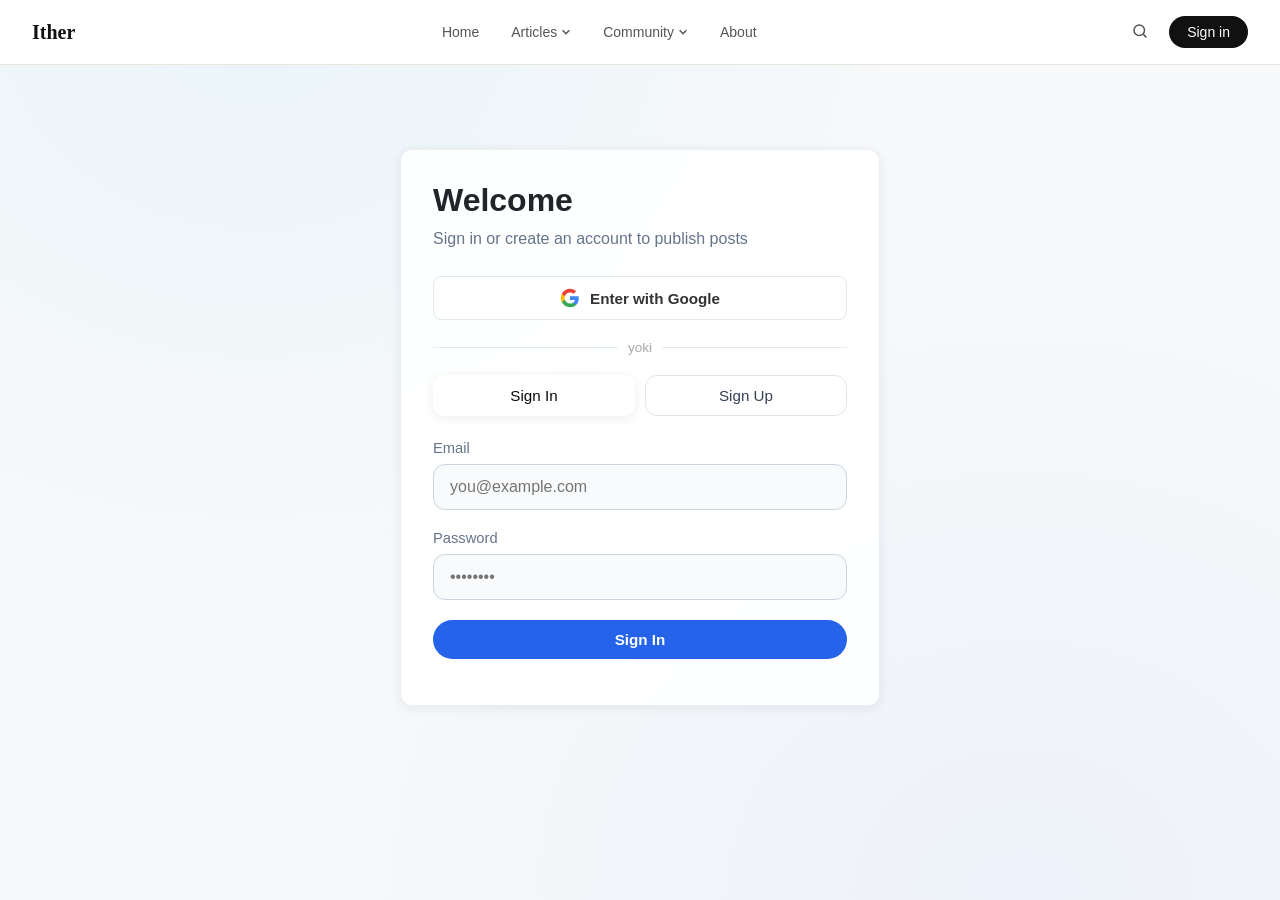
<file: publish/index.html>
<!DOCTYPE html>
<html lang="en">
<head>
    <meta charset="UTF-8">
    <meta name="viewport" content="width=device-width, initial-scale=1.0">
    <title>Ither — New Post</title>
    <link rel="stylesheet" href="/assets/style.css">
</head>
<body>
    <script src="/lib/header.js"></script>

    <div class="page-wrapper">
        <div class="page-header">
            <h1>New Post</h1>
            <p class="page-subtitle">Share something with the community</p>
        </div>

        <div class="panel panel--narrow">
            <div class="form-row">
                <label for="post-title">Title</label>
                <input type="text" id="post-title" placeholder="Post title...">
            </div>
            <div class="form-row">
                <label for="post-type">Type</label>
                <select id="post-type">
                    <option value="article">Article</option>
                    <option value="news">News</option>
                    <option value="code">Code</option>
                </select>
            </div>
            <div class="form-row">
                <label for="post-content">Content</label>
                <textarea id="post-content" placeholder="Write your post..."></textarea>
            </div>
            <div class="form-actions">
                <button class="btn" id="publish-btn">Publish Post</button>
                <a href="/community/index.html" class="btn btn--secondary">Cancel</a>
            </div>
            <p class="status" id="publish-status"></p>
        </div>
    </div>

    <script src="/lib/supabase.js"></script>
    <script src="/lib/user-menu.js"></script>
    <script>
        const user = window.SupabaseClient.getCurrentUser();
        if (!user) {
            window.location.href = "/login/index.html";
        }

        const params = new URLSearchParams(window.location.search);
        const editPostId = params.get("id");
        let isEditMode = false;

        document.addEventListener("DOMContentLoaded", () => {
            initializeUserMenu();
            
            if (editPostId) {
                isEditMode = true;
                loadExistingPost();
            }
        });

        async function loadExistingPost() {
            try {
                const posts = await window.SupabaseClient.supabaseFetch(`community_posts?id=eq.${editPostId}`);
                const post = posts?.[0];
                
                if (post) {
                    // Pre-fill the form
                    document.getElementById("post-title").value = post.title;
                    document.getElementById("post-type").value = post.type;
                    document.getElementById("post-content").value = post.content;
                    
                    // Update UI for edit mode
                    document.querySelector(".page-header h1").textContent = "Edit Post";
                    document.querySelector(".page-subtitle").textContent = "Update your post";
                    document.getElementById("publish-btn").textContent = "Update Post";
                    document.title = "DevBlog — Edit Post";
                } else {
                    alert("Post not found or you don't have permission to edit it.");
                    window.location.href = "/community/index.html";
                }
            } catch (err) {
                alert("Failed to load post: " + err.message);
                window.location.href = "/community/index.html";
            }
        }

        document.getElementById("publish-btn").addEventListener("click", async () => {
            const title = document.getElementById("post-title").value.trim();
            const type = document.getElementById("post-type").value;
            const content = document.getElementById("post-content").value.trim();
            const status = document.getElementById("publish-status");

            if (!title) {
                status.textContent = "Title is required.";
                status.className = "status status--error";
                return;
            }
            if (!content) {
                status.textContent = "Content is required.";
                status.className = "status status--error";
                return;
            }

            document.getElementById("publish-btn").disabled = true;
            status.textContent = isEditMode ? "Updating..." : "Publishing...";
            status.className = "status";

            try {
                if (isEditMode) {
                    // Update existing post
                    const now = new Date().toISOString();
                    await window.SupabaseClient.supabaseFetch(`community_posts?id=eq.${editPostId}`, {
                        method: "PATCH",
                        body: JSON.stringify({ title, type, content, updated_at: now }),
                        prefer: "return=minimal"
                    });
                    status.textContent = "✓ Updated! Redirecting...";
                    status.className = "status status--ok";
                    setTimeout(() => window.location.href = `/profile/index.html?id=${user.id}`, 800);
                } else {
                    // Create new post
                    const defaultUsername = user?.email?.split("@")[0] || "guest";
                    await window.SupabaseClient.ensureProfile(user, { username: defaultUsername });

                    const now = new Date().toISOString();
                    await window.SupabaseClient.supabaseFetch("community_posts", {
                        method: "POST",
                        body: JSON.stringify({ user_id: user.id, title, type, content, created_at: now, updated_at: now }),
                        prefer: "return=minimal"
                    });
                    status.textContent = "✓ Published! Redirecting...";
                    status.className = "status status--ok";
                    setTimeout(() => window.location.href = "/community/index.html", 800);
                }
            } catch (err) {
                status.textContent = (err && err.message) ? err.message : "Unable to " + (isEditMode ? "update" : "publish") + " post.";
                status.className = "status status--error";
                document.getElementById("publish-btn").disabled = false;
            }
        });
    </script>
</body>
</html>
</file>
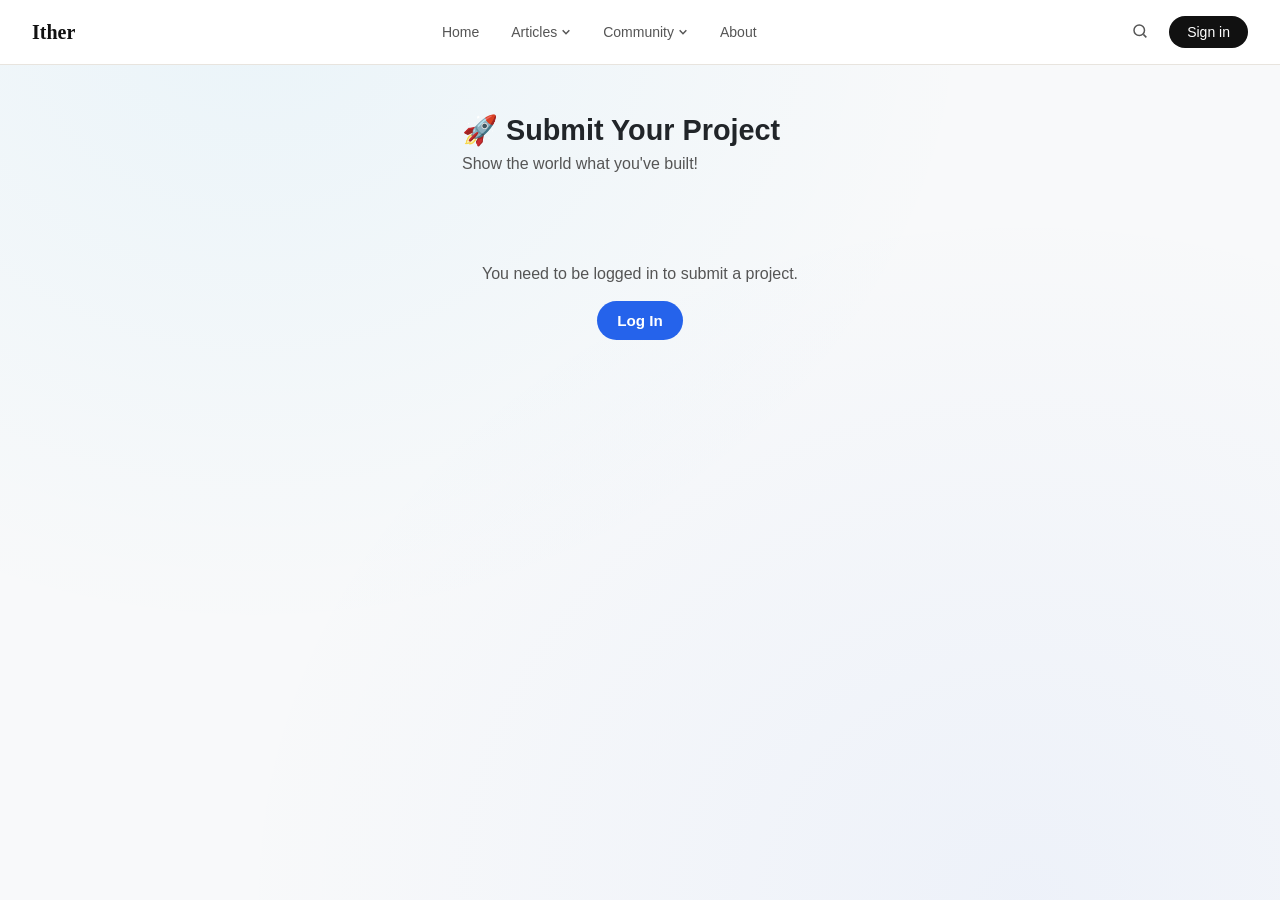
<file: submit-project/index.html>
<!DOCTYPE html>
<html lang="en">
<head>
    <meta charset="UTF-8">
    <meta name="viewport" content="width=device-width, initial-scale=1.0">
    <title>Ither — Submit Project</title>
    <link rel="stylesheet" href="/assets/style.css">
    <style>
        .submit-wrapper {
            max-width: 680px;
            margin: 48px auto;
            padding: 0 20px 60px;
        }

        .submit-wrapper h1 {
            font-size: 1.8rem;
            font-weight: 800;
            margin-bottom: 8px;
        }

        .submit-wrapper p.subtitle {
            color: #555;
            margin-bottom: 32px;
        }

        .form-card {
            background: white;
            border-radius: 16px;
            padding: 32px;
            box-shadow: 0 2px 12px rgba(0,0,0,0.08);
        }

        .form-group {
            margin-bottom: 20px;
        }

        .form-group label {
            display: block;
            font-weight: 600;
            font-size: 0.9rem;
            margin-bottom: 6px;
            color: #333;
        }

        .form-group label span {
            color: #ef4444;
        }

        .form-group input,
        .form-group textarea,
        .form-group select {
            width: 100%;
            padding: 10px 14px;
            border: 1px solid #e2e8f0;
            border-radius: 8px;
            font-size: 0.95rem;
            font-family: inherit;
            transition: border 0.15s;
            box-sizing: border-box;
            background: #fafafa;
        }

        .form-group input:focus,
        .form-group textarea:focus,
        .form-group select:focus {
            outline: none;
            border-color: #2563eb;
            background: white;
        }

        .form-group textarea {
            resize: vertical;
            min-height: 120px;
        }

        .form-hint {
            font-size: 0.78rem;
            color: #888;
            margin-top: 4px;
        }

        /* Tech stack tags input */
        .tags-input-wrapper {
            border: 1px solid #e2e8f0;
            border-radius: 8px;
            padding: 8px;
            background: #fafafa;
            display: flex;
            flex-wrap: wrap;
            gap: 6px;
            cursor: text;
            transition: border 0.15s;
        }

        .tags-input-wrapper:focus-within {
            border-color: #2563eb;
            background: white;
        }

        .tag-chip {
            background: #eff6ff;
            color: #2563eb;
            border: 1px solid #bfdbfe;
            border-radius: 6px;
            padding: 3px 8px;
            font-size: 0.8rem;
            font-weight: 500;
            display: flex;
            align-items: center;
            gap: 4px;
        }

        .tag-chip button {
            background: none;
            border: none;
            cursor: pointer;
            color: #93c5fd;
            font-size: 0.9rem;
            padding: 0;
            line-height: 1;
        }

        .tag-chip button:hover { color: #2563eb; }

        .tags-input {
            border: none !important;
            outline: none;
            padding: 4px !important;
            background: transparent !important;
            font-size: 0.9rem;
            min-width: 120px;
            flex: 1;
        }

        .form-row-2 {
            display: grid;
            grid-template-columns: 1fr 1fr;
            gap: 16px;
        }

        .status-options {
            display: flex;
            gap: 10px;
        }

        .status-option {
            flex: 1;
            text-align: center;
        }

        .status-option input[type="radio"] { display: none; }

        .status-option label {
            display: block;
            padding: 10px;
            border: 2px solid #e2e8f0;
            border-radius: 8px;
            cursor: pointer;
            font-size: 0.85rem;
            font-weight: 600;
            transition: all 0.15s;
            color: #555;
        }

        .status-option input:checked + label {
            border-color: #2563eb;
            background: #eff6ff;
            color: #2563eb;
        }

        .submit-actions {
            display: flex;
            gap: 12px;
            margin-top: 28px;
        }

        .btn-submit {
            flex: 1;
            background: #2563eb;
            color: white;
            border: none;
            padding: 12px;
            border-radius: 8px;
            font-size: 1rem;
            font-weight: 600;
            cursor: pointer;
            transition: background 0.2s;
        }

        .btn-submit:hover { background: #1d4ed8; }
        .btn-submit:disabled { background: #93c5fd; cursor: not-allowed; }

        .btn-cancel {
            padding: 12px 24px;
            border: 1px solid #e2e8f0;
            border-radius: 8px;
            background: white;
            font-size: 1rem;
            cursor: pointer;
            color: #555;
            transition: background 0.15s;
        }

        .btn-cancel:hover { background: #f8fafc; }

        .status-msg {
            margin-top: 16px;
            padding: 12px;
            border-radius: 8px;
            font-size: 0.9rem;
            display: none;
        }

        .status-msg.success { background: #d1fae5; color: #065f46; display: block; }
        .status-msg.error { background: #fee2e2; color: #991b1b; display: block; }

        .login-prompt {
            text-align: center;
            padding: 60px 20px;
            color: #555;
        }

        .role-card {
            border: 1px solid #e2e8f0;
            border-radius: 8px;
            padding: 16px;
            margin-bottom: 12px;
            background: #f9fafb;
        }

        .role-header {
            display: flex;
            justify-content: space-between;
            align-items: center;
            margin-bottom: 8px;
        }

        .role-header input {
            flex: 1;
            border: 1px solid #d1d5db;
            border-radius: 4px;
            padding: 6px 8px;
            font-size: 0.9rem;
        }

        .remove-role-btn {
            background: #ef4444;
            color: white;
            border: none;
            border-radius: 50%;
            width: 24px;
            height: 24px;
            cursor: pointer;
            font-size: 1rem;
        }

        .role-card textarea {
            width: 100%;
            border: 1px solid #d1d5db;
            border-radius: 4px;
            padding: 8px;
            font-size: 0.9rem;
            margin-bottom: 8px;
            resize: vertical;
        }

        .role-skills {
            margin-bottom: 8px;
        }

        .role-skills input {
            border: 1px solid #d1d5db;
            border-radius: 4px;
            padding: 4px 8px;
            font-size: 0.8rem;
            width: 100%;
            margin-bottom: 4px;
        }

        .role-skills-tags {
            display: flex;
            flex-wrap: wrap;
            gap: 4px;
        }

        .skill-tag {
            background: #dbeafe;
            color: #1e40af;
            border-radius: 4px;
            padding: 2px 6px;
            font-size: 0.75rem;
            display: flex;
            align-items: center;
            gap: 4px;
        }

        .skill-tag button {
            background: none;
            border: none;
            cursor: pointer;
            color: #93c5fd;
            font-size: 0.8rem;
        }

        .role-details {
            display: grid;
            grid-template-columns: 1fr 1fr 1fr 80px;
            gap: 8px;
        }

        .role-details select,
        .role-details input {
            border: 1px solid #d1d5db;
            border-radius: 4px;
            padding: 4px 6px;
            font-size: 0.8rem;
        }

        .btn-secondary {
            background: #6b7280;
            color: white;
            border: none;
            padding: 8px 16px;
            border-radius: 6px;
            cursor: pointer;
            font-size: 0.9rem;
            margin-top: 8px;
        }

        .btn-secondary:hover { background: #4b5563; }

        /* ── Thumbnail upload styles ── */
        .thumbnail-tabs {
            display: flex;
            gap: 0;
            margin-bottom: 10px;
            border: 1px solid #e2e8f0;
            border-radius: 8px;
            overflow: hidden;
        }

        .thumbnail-tab {
            flex: 1;
            padding: 8px 12px;
            border: none;
            background: #f8fafc;
            cursor: pointer;
            font-size: 0.85rem;
            font-weight: 600;
            color: #64748b;
            transition: all 0.15s;
        }

        .thumbnail-tab.active {
            background: #2563eb;
            color: white;
        }

        .thumbnail-tab:first-child { border-right: 1px solid #e2e8f0; }

        .thumbnail-panel { display: none; }
        .thumbnail-panel.active { display: block; }

        .file-drop-zone {
            border: 2px dashed #cbd5e1;
            border-radius: 8px;
            padding: 28px 16px;
            text-align: center;
            cursor: pointer;
            transition: all 0.2s;
            background: #f8fafc;
            position: relative;
        }

        .file-drop-zone:hover,
        .file-drop-zone.dragover {
            border-color: #2563eb;
            background: #eff6ff;
        }

        .file-drop-zone input[type="file"] {
            position: absolute;
            inset: 0;
            opacity: 0;
            cursor: pointer;
            width: 100%;
            height: 100%;
        }

        .file-drop-icon { font-size: 2rem; margin-bottom: 8px; }

        .file-drop-text {
            font-size: 0.9rem;
            color: #64748b;
            font-weight: 500;
        }

        .file-drop-hint {
            font-size: 0.75rem;
            color: #94a3b8;
            margin-top: 4px;
        }

        .thumbnail-preview {
            margin-top: 10px;
            display: none;
            position: relative;
        }

        .thumbnail-preview img {
            width: 100%;
            max-height: 180px;
            object-fit: cover;
            border-radius: 8px;
            border: 1px solid #e2e8f0;
        }

        .thumbnail-preview-remove {
            position: absolute;
            top: 6px;
            right: 6px;
            background: rgba(0,0,0,0.6);
            color: white;
            border: none;
            border-radius: 50%;
            width: 26px;
            height: 26px;
            cursor: pointer;
            font-size: 1rem;
            display: flex;
            align-items: center;
            justify-content: center;
        }

        .upload-progress {
            display: none;
            margin-top: 8px;
            font-size: 0.82rem;
            color: #2563eb;
            font-weight: 500;
        }
    </style>
</head>
<body>
    <script src="/lib/header.js"></script>

    <div class="submit-wrapper">
        <h1 id="page-title">🚀 Submit Your Project</h1>
        <p class="subtitle" id="page-subtitle">Show the world what you've built!</p>
        <div id="main-content"></div>
    </div>

    <script src="/lib/supabase.js"></script>
    <script src="/lib/user-menu.js"></script>
    <script>
        const currentUser = window.SupabaseClient.getCurrentUser();
        const mainContent = document.getElementById("main-content");

        const urlParams = new URLSearchParams(window.location.search);
        const editProjectId = urlParams.get('id');
        let isEditing = !!editProjectId;

        // Thumbnail state
        let selectedFile = null;
        let uploadedImageUrl = null; // URL from storage after upload

        document.addEventListener("DOMContentLoaded", () => {
            initializeUserMenu();
        });

        if (!currentUser) {
            mainContent.innerHTML = `
                <div class="login-prompt">
                    <p>You need to be logged in to submit a project.</p>
                    <br>
                    <a href="/login/index.html" class="btn">Log In</a>
                </div>
            `;
        } else {
            renderForm();
        }

        let techStack = [];
        let roles = [];

        async function loadProjectForEditing() {
            if (!editProjectId) return;

            try {
                const project = await window.SupabaseClient.supabaseFetch(`projects?id=eq.${editProjectId}&user_id=eq.${currentUser.id}`, { method: "GET" });

                if (!project || project.length === 0) {
                    showStatus("Project not found or you don't have permission to edit it.", "error");
                    return;
                }

                const projectData = project[0];
                const projectRoles = await window.SupabaseClient.supabaseFetch(`project_roles?project_id=eq.${editProjectId}`, { method: "GET" });

                document.getElementById("title").value = projectData.title || "";
                document.getElementById("tagline").value = projectData.tagline || "";
                document.getElementById("description").value = projectData.description || "";
                document.getElementById("live-url").value = projectData.live_url || "";
                document.getElementById("github-url").value = projectData.github_url || "";

                // Load existing thumbnail
                if (projectData.thumbnail_url) {
                    uploadedImageUrl = projectData.thumbnail_url;
                    switchTab('url');
                    document.getElementById("thumbnail-url-input").value = projectData.thumbnail_url;
                    showUrlPreview(projectData.thumbnail_url);
                }

                const statusRadio = document.querySelector(`input[name="status"][value="${projectData.status}"]`);
                if (statusRadio) statusRadio.checked = true;

                techStack = projectData.tech_stack || [];
                renderTags();

                roles = (projectRoles || []).map(role => ({
                    id: role.id,
                    title: role.title || "",
                    description: role.description || "",
                    skills: role.skills || [],
                    level: role.level || "beginner",
                    commitment: role.commitment || "part_time",
                    compensation: role.compensation || "volunteer",
                    max_positions: role.max_positions || 1
                }));
                renderRoles();

                document.getElementById("page-title").textContent = "✏️ Edit Project";
                document.getElementById("page-subtitle").textContent = "Make changes to your project details";

            } catch (error) {
                console.error("Error loading project for editing:", error);
                showStatus("Failed to load project data.", "error");
            }
        }

        function renderForm() {
            mainContent.innerHTML = `
                <div class="form-card">

                    <div class="form-group">
                        <label>Project Title <span>*</span></label>
                        <input type="text" id="title" placeholder="e.g. ither.online" maxlength="80">
                    </div>

                    <div class="form-group">
                        <label>Tagline <span>*</span></label>
                        <input type="text" id="tagline" placeholder="One sentence that describes your project" maxlength="120">
                        <p class="form-hint">Keep it short and punchy!</p>
                    </div>

                    <div class="form-group">
                        <label>Description</label>
                        <textarea id="description" placeholder="Tell us more about the project — what problem it solves, how you built it, what you learned..."></textarea>
                    </div>

                    <div class="form-group">
                        <label>Tech Stack</label>
                        <div class="tags-input-wrapper" id="tags-wrapper">
                            <input class="tags-input" id="tech-input" placeholder="Type a tech and press Enter (e.g. React)">
                        </div>
                        <p class="form-hint">Press Enter or comma to add each technology</p>
                    </div>

                    <div class="form-group">
                        <label>Team Roles Needed</label>
                        <div id="roles-container"></div>
                        <button type="button" id="add-role-btn" class="btn-secondary">+ Add Role</button>
                        <p class="form-hint">Define roles you need for your project team</p>
                    </div>

                    <div class="form-row-2">
                        <div class="form-group">
                            <label>Live Demo URL</label>
                            <input type="url" id="live-url" placeholder="https://yourproject.com">
                        </div>
                        <div class="form-group">
                            <label>GitHub Repo URL</label>
                            <input type="url" id="github-url" placeholder="https://github.com/you/repo">
                        </div>
                    </div>

                    <!-- Thumbnail -->
                    <div class="form-group">
                        <label>Thumbnail Image</label>
                        <div class="thumbnail-tabs">
                            <button type="button" class="thumbnail-tab active" onclick="switchTab('file')" id="tab-file">📁 Upload File</button>
                            <button type="button" class="thumbnail-tab" onclick="switchTab('url')" id="tab-url">🔗 Enter URL</button>
                        </div>

                        <!-- File upload panel -->
                        <div class="thumbnail-panel active" id="panel-file">
                            <div class="file-drop-zone" id="drop-zone">
                                <input type="file" id="file-input" accept="image/jpeg,image/png,image/webp" onchange="handleFileSelect(this.files[0])">
                                <div class="file-drop-icon">🖼️</div>
                                <div class="file-drop-text">Click to select or drag image here</div>
                                <div class="file-drop-hint">JPG, PNG, WEBP — max 2 MB</div>
                            </div>
                            <div class="upload-progress" id="upload-progress">⏳ Uploading...</div>
                            <div class="thumbnail-preview" id="file-preview">
                                <img id="file-preview-img" src="" alt="Preview">
                                <button type="button" class="thumbnail-preview-remove" onclick="clearFile()">×</button>
                            </div>
                        </div>

                        <!-- URL panel -->
                        <div class="thumbnail-panel" id="panel-url">
                            <input type="url" id="thumbnail-url-input" placeholder="https://i.imgur.com/yourimage.png" oninput="handleUrlInput(this.value)">
                            <div class="thumbnail-preview" id="url-preview">
                                <img id="url-preview-img" src="" alt="Preview" onerror="handleUrlError()">
                                <button type="button" class="thumbnail-preview-remove" onclick="clearUrl()">×</button>
                            </div>
                            <p class="form-hint">Paste a direct image link. Use imgur.com to upload images for free.</p>
                        </div>
                    </div>

                    <div class="form-group">
                        <label>Project Status</label>
                        <div class="status-options">
                            <div class="status-option">
                                <input type="radio" name="status" id="s-idea" value="idea" checked>
                                <label for="s-idea">💡 Idea</label>
                            </div>
                            <div class="status-option">
                                <input type="radio" name="status" id="s-progress" value="in-progress">
                                <label for="s-progress">🔨 In Progress</label>
                            </div>
                            <div class="status-option">
                                <input type="radio" name="status" id="s-mvp" value="mvp">
                                <label for="s-mvp">🚧 MVP</label>
                            </div>
                            <div class="status-option">
                                <input type="radio" name="status" id="s-launched" value="launched">
                                <label for="s-launched">🚀 Launched</label>
                            </div>
                        </div>
                    </div>

                    <div class="submit-actions">
                        <button class="btn-submit" id="submit-btn">${isEditing ? '✏️ Update Project' : '🚀 Submit Project'}</button>
                        <button class="btn-cancel" onclick="window.location.href='/showcase/index.html'">Cancel</button>
                    </div>

                    <div class="status-msg" id="status-msg"></div>
                </div>
            `;

            // Tech stack
            const techInput = document.getElementById("tech-input");
            const tagsWrapper = document.getElementById("tags-wrapper");
            tagsWrapper.addEventListener("click", () => techInput.focus());
            techInput.addEventListener("keydown", (e) => {
                if (e.key === "Enter" || e.key === ",") {
                    e.preventDefault();
                    addTag(techInput.value.trim().replace(",", ""));
                    techInput.value = "";
                }
                if (e.key === "Backspace" && techInput.value === "" && techStack.length > 0) {
                    removeTag(techStack[techStack.length - 1]);
                }
            });

            // Drag & drop
            const dropZone = document.getElementById("drop-zone");
            dropZone.addEventListener("dragover", (e) => { e.preventDefault(); dropZone.classList.add("dragover"); });
            dropZone.addEventListener("dragleave", () => dropZone.classList.remove("dragover"));
            dropZone.addEventListener("drop", (e) => {
                e.preventDefault();
                dropZone.classList.remove("dragover");
                const file = e.dataTransfer.files[0];
                if (file) handleFileSelect(file);
            });

            document.getElementById("submit-btn").addEventListener("click", submitProject);
            document.getElementById("add-role-btn").addEventListener("click", addRole);

            loadProjectForEditing();
        }

        // ── Thumbnail tab switching ──
        function switchTab(tab) {
            document.getElementById("tab-file").classList.toggle("active", tab === "file");
            document.getElementById("tab-url").classList.toggle("active", tab === "url");
            document.getElementById("panel-file").classList.toggle("active", tab === "file");
            document.getElementById("panel-url").classList.toggle("active", tab === "url");
        }

        // ── File upload handling ──
        function handleFileSelect(file) {
            if (!file) return;

            if (file.size > 2 * 1024 * 1024) {
                showStatus("Image size must not exceed 2 MB!", "error");
                return;
            }

            if (!["image/jpeg", "image/png", "image/webp"].includes(file.type)) {
                showStatus("Only JPG, PNG, WEBP formats are accepted!", "error");
                return;
            }

            selectedFile = file;
            uploadedImageUrl = null;

            const reader = new FileReader();
            reader.onload = (e) => {
                document.getElementById("file-preview-img").src = e.target.result;
                document.getElementById("file-preview").style.display = "block";
            };
            reader.readAsDataURL(file);
        }

        function clearFile() {
            selectedFile = null;
            uploadedImageUrl = null;
            document.getElementById("file-input").value = "";
            document.getElementById("file-preview").style.display = "none";
            document.getElementById("file-preview-img").src = "";
        }

        // ── URL handling ──
        let urlPreviewTimer = null;
        function handleUrlInput(value) {
            uploadedImageUrl = null;
            selectedFile = null;
            clearTimeout(urlPreviewTimer);
            if (!value.trim()) {
                document.getElementById("url-preview").style.display = "none";
                return;
            }
            urlPreviewTimer = setTimeout(() => showUrlPreview(value.trim()), 600);
        }

        function showUrlPreview(url) {
            const img = document.getElementById("url-preview-img");
            img.src = url;
            document.getElementById("url-preview").style.display = "block";
            img.onload = () => { uploadedImageUrl = url; };
            img.onerror = () => handleUrlError();
        }

        function handleUrlError() {
            document.getElementById("url-preview").style.display = "none";
            uploadedImageUrl = null;
            showStatus("Image could not be loaded from URL. Please use a direct image link.", "error");
        }

        function clearUrl() {
            document.getElementById("thumbnail-url-input").value = "";
            document.getElementById("url-preview").style.display = "none";
            uploadedImageUrl = null;
        }

        // ── Upload file to Supabase Storage ──
        async function uploadFileToStorage(file, userId) {
            const ext = file.name.split('.').pop();
            const fileName = `${userId}/${Date.now()}.${ext}`;
            const SUPABASE_URL = (window.__ENV__ || {}).SUPABASE_URL || "";
            const SUPABASE_ANON_KEY = (window.__ENV__ || {}).SUPABASE_ANON_KEY || "";
            const token = window.SupabaseClient.getSession()?.access_token || SUPABASE_ANON_KEY;

            const res = await fetch(`${SUPABASE_URL}/storage/v1/object/project_images/${fileName}`, {
                method: "POST",
                headers: {
                    "apikey": SUPABASE_ANON_KEY,
                    "Authorization": `Bearer ${token}`,
                    "Content-Type": file.type,
                    "x-upsert": "true"
                },
                body: file
            });

            if (!res.ok) {
                const err = await res.text();
                throw new Error("Image upload failed: " + err);
            }

            return `${SUPABASE_URL}/storage/v1/object/public/project_images/${fileName}`;
        }

        // ── Get final thumbnail URL ──
        async function getFinalThumbnailUrl() {
            if (selectedFile) {
                document.getElementById("upload-progress").style.display = "block";
                try {
                    const url = await uploadFileToStorage(selectedFile, currentUser.id);
                    document.getElementById("upload-progress").style.display = "none";
                    return url;
                } catch (err) {
                    document.getElementById("upload-progress").style.display = "none";
                    throw err;
                }
            }

            if (uploadedImageUrl) return uploadedImageUrl;

            return null;
        }

        // ── Roles ──
        function addRole() {
            const role = {
                id: Date.now(),
                title: "", description: "", skills: [],
                level: "beginner", commitment: "part_time",
                compensation: "volunteer", max_positions: 1
            };
            roles.push(role);
            renderRoles();
        }

        function removeRole(roleId) {
            roles = roles.filter(r => r.id !== roleId);
            renderRoles();
        }

        function updateRole(roleId, field, value) {
            const role = roles.find(r => r.id === roleId);
            if (role) role[field] = value;
        }

        function addRoleSkill(roleId, skill) {
            const role = roles.find(r => r.id === roleId);
            if (role && skill && !role.skills.includes(skill)) {
                role.skills.push(skill);
                renderRoles();
            }
        }

        function removeRoleSkill(roleId, skill) {
            const role = roles.find(r => r.id === roleId);
            if (role) {
                role.skills = role.skills.filter(s => s !== skill);
                renderRoles();
            }
        }

        function renderRoles() {
            const container = document.getElementById("roles-container");
            container.innerHTML = roles.map(role => `
                <div class="role-card" data-role-id="${role.id}">
                    <div class="role-header">
                        <input type="text" placeholder="Role Title (e.g. Frontend Developer)" value="${role.title}" onchange="updateRole(${role.id}, 'title', this.value)">
                        <button type="button" onclick="removeRole(${role.id})" class="remove-role-btn">×</button>
                    </div>
                    <textarea placeholder="Role description..." onchange="updateRole(${role.id}, 'description', this.value)">${role.description}</textarea>
                    <div class="role-skills">
                        <input type="text" placeholder="Add skill and press Enter..." onkeydown="if(event.key==='Enter'){event.preventDefault();addRoleSkill(${role.id}, this.value.trim()); this.value=''}">
                        <div class="role-skills-tags">
                            ${role.skills.map(skill => `<span class="skill-tag">${skill} <button onclick="removeRoleSkill(${role.id}, '${skill}')">×</button></span>`).join('')}
                        </div>
                    </div>
                    <div class="role-details">
                        <select onchange="updateRole(${role.id}, 'level', this.value)">
                            <option value="beginner" ${role.level === 'beginner' ? 'selected' : ''}>Beginner</option>
                            <option value="intermediate" ${role.level === 'intermediate' ? 'selected' : ''}>Intermediate</option>
                            <option value="expert" ${role.level === 'expert' ? 'selected' : ''}>Expert</option>
                        </select>
                        <select onchange="updateRole(${role.id}, 'commitment', this.value)">
                            <option value="part_time" ${role.commitment === 'part_time' ? 'selected' : ''}>Part-time</option>
                            <option value="full_time" ${role.commitment === 'full_time' ? 'selected' : ''}>Full-time</option>
                            <option value="contract" ${role.commitment === 'contract' ? 'selected' : ''}>Contract</option>
                        </select>
                        <select onchange="updateRole(${role.id}, 'compensation', this.value)">
                            <option value="volunteer" ${role.compensation === 'volunteer' ? 'selected' : ''}>Volunteer</option>
                            <option value="equity" ${role.compensation === 'equity' ? 'selected' : ''}>Equity</option>
                            <option value="paid" ${role.compensation === 'paid' ? 'selected' : ''}>Paid</option>
                        </select>
                        <input type="number" min="1" value="${role.max_positions}" onchange="updateRole(${role.id}, 'max_positions', parseInt(this.value))" placeholder="#">
                    </div>
                </div>
            `).join('');
        }

        // ── Tags ──
        function addTag(value) {
            if (!value || techStack.includes(value) || techStack.length >= 10) return;
            techStack.push(value);
            renderTags();
        }

        function removeTag(value) {
            techStack = techStack.filter(t => t !== value);
            renderTags();
        }

        function renderTags() {
            const wrapper = document.getElementById("tags-wrapper");
            const input = document.getElementById("tech-input");
            wrapper.querySelectorAll(".tag-chip").forEach(c => c.remove());
            techStack.forEach(tag => {
                const chip = document.createElement("span");
                chip.className = "tag-chip";
                chip.innerHTML = `${tag} <button type="button" onclick="removeTag('${tag}')">×</button>`;
                wrapper.insertBefore(chip, input);
            });
        }

        window.removeTag = removeTag;

        // ── Submit ──
        async function submitProject() {
            const btn = document.getElementById("submit-btn");

            const title = document.getElementById("title").value.trim();
            const tagline = document.getElementById("tagline").value.trim();
            const description = document.getElementById("description").value.trim();
            const live_url = document.getElementById("live-url").value.trim();
            const github_url = document.getElementById("github-url").value.trim();
            const status = document.querySelector('input[name="status"]:checked').value;

            if (!title) { showStatus("Project title is required.", "error"); return; }
            if (!tagline) { showStatus("Tagline is required.", "error"); return; }

            btn.disabled = true;
            btn.textContent = isEditing ? "Updating..." : "Submitting...";

            try {
                let thumbnail_url = null;
                try {
                    thumbnail_url = await getFinalThumbnailUrl();
                } catch (imgErr) {
                    showStatus("⚠️ " + imgErr.message, "error");
                    btn.disabled = false;
                    btn.textContent = isEditing ? "✏️ Update Project" : "🚀 Submit Project";
                    return;
                }

                let projectId;

                if (isEditing) {
                    await window.SupabaseClient.supabaseFetch(`projects?id=eq.${editProjectId}`, {
                        method: "PATCH",
                        body: JSON.stringify({ title, tagline, description, tech_stack: techStack, live_url: live_url || null, github_url: github_url || null, thumbnail_url, status })
                    });
                    projectId = editProjectId;

                    const existingRoles = await window.SupabaseClient.supabaseFetch(`project_roles?project_id=eq.${projectId}`, { method: "GET" });
                    const existingRoleIds = existingRoles.map(r => r.id);
                    const currentRoleIds = roles.map(r => r.id).filter(id => id > 1000000000000);
                    const rolesToDelete = existingRoleIds.filter(id => !currentRoleIds.includes(id));

                    for (const roleId of rolesToDelete) {
                        await window.SupabaseClient.supabaseFetch(`project_roles?id=eq.${roleId}`, { method: "DELETE" });
                    }

                    for (const role of roles) {
                        if (role.id > 1000000000000) {
                            await window.SupabaseClient.supabaseFetch(`project_roles?id=eq.${role.id}`, {
                                method: "PATCH",
                                body: JSON.stringify({ title: role.title, description: role.description, skills: role.skills, level: role.level, commitment: role.commitment, compensation: role.compensation, max_positions: role.max_positions })
                            });
                        } else {
                            await window.SupabaseClient.supabaseFetch("project_roles", {
                                method: "POST",
                                body: JSON.stringify({ project_id: projectId, title: role.title, description: role.description, skills: role.skills, level: role.level, commitment: role.commitment, compensation: role.compensation, max_positions: role.max_positions, filled_positions: 0 })
                            });
                        }
                    }

                } else {
                    const projectData = await window.SupabaseClient.supabaseFetch("projects", {
                        method: "POST",
                        body: JSON.stringify({ user_id: currentUser.id, title, tagline, description, tech_stack: techStack, live_url: live_url || null, github_url: github_url || null, thumbnail_url, status }),
                        prefer: "return=representation"
                    });

                    projectId = projectData?.[0]?.id || null;
                    if (!projectId) throw new Error("Project created but project ID could not be retrieved.");

                    for (const role of roles) {
                        await window.SupabaseClient.supabaseFetch("project_roles", {
                            method: "POST",
                            body: JSON.stringify({ project_id: projectId, title: role.title, description: role.description, skills: role.skills, level: role.level, commitment: role.commitment, compensation: role.compensation, max_positions: role.max_positions, filled_positions: 0 }),
                            prefer: "return=minimal"
                        });
                    }
                }

                showStatus(isEditing ? "✏️ Project updated successfully! Redirecting..." : "🎉 Project submitted successfully! Redirecting...", "success");
                setTimeout(() => { window.location.href = "/showcase/index.html"; }, 1500);

            } catch (err) {
                console.error("Submit error:", err);
                showStatus("Failed to " + (isEditing ? "update" : "submit") + ": " + err.message, "error");
                btn.disabled = false;
                btn.textContent = isEditing ? "✏️ Update Project" : "🚀 Submit Project";
            }
        }

        function showStatus(msg, type) {
            const el = document.getElementById("status-msg");
            el.textContent = msg;
            el.className = `status-msg ${type}`;
        }
    </script>
</body>
</html>
</file>
<file: assets/style.css>
@import url('https://fonts.googleapis.com/css2?family=JetBrains+Mono:wght@400;500;600;700&display=swap');

:root {
    --bg: #f8fafc;
    --bg2: #f1f5f9;
    --ink: #0a0a0a;
    --ink2: #0a0a0a;
    --ink3: #334155;
    --accent: #2563eb;
    --accent2: #0ea5e9;
    --white: #ffffff;
    --text: #0f172a;
    --muted: #64748b;
    --input-bg: #f8fafc;
    --border: #cbd5e1;
    --card-bg: rgba(255, 255, 255, 0.92);
    --shadow: 0 2px 12px rgba(31,41,55,0.08);
    --radius: 12px;
}

/* ── Reset ── */
* { margin: 0; padding: 0; box-sizing: border-box; }

.post-card, .post-card * { text-decoration: none !important; }
.post-card__main-link::after { content: "" !important; position: absolute !important; inset: 0 !important; z-index: 1 !important; }
.post-card__title a { color: var(--ink) !important; }

body {
    background-color: var(--bg);
    background-image:
        radial-gradient(ellipse at 20% 0%, rgba(14,165,233,0.06) 0%, transparent 50%),
        radial-gradient(ellipse at 80% 100%, rgba(37,99,235,0.05) 0%, transparent 55%);
    color: var(--ink);
    font-family: monospace;
    min-height: 100vh;
    display: flex;
    flex-direction: column;
    align-items: center;
}

/* ── User Menu (nav-right) ── */
.nav-right {
    display: flex;
    align-items: center;
    gap: 12px;
    margin-left: auto;
    justify-content: flex-end;
}

.user-menu-btn {
    display: flex;
    align-items: center;
    gap: 8px;
    background: white;
    border: 1px solid rgba(15, 23, 42, 0.08);
    border-radius: 12px;
    padding: 7px 14px;
    cursor: pointer;
    font-family: 'IBM Plex Sans', sans-serif;
    font-size: 0.88rem;
    color: var(--ink);
    transition: all 0.2s ease;
    white-space: nowrap;
}

.user-menu-btn:hover {
    background: rgba(37, 99, 235, 0.08);
    border-color: var(--accent);
}

.user-avatar {
    width: 28px;
    height: 28px;
    border-radius: 50%;
    background: var(--accent);
    display: flex;
    align-items: center;
    justify-content: center;
    color: white;
    font-weight: 600;
    font-size: 0.8rem;
    flex-shrink: 0;
    overflow: hidden;
}

.user-avatar img { width: 100%; height: 100%; object-fit: cover; }

.user-dropdown { position: relative; display: inline-block; }

.user-dropdown-menu {
    display: none;
    position: absolute;
    right: 0;
    top: calc(100% + 10px);
    background: var(--white);
    border: 1px solid rgba(15, 23, 42, 0.1);
    border-radius: 16px;
    box-shadow: 0 18px 48px rgba(15, 23, 42, 0.16);
    z-index: 1000;
    min-width: 200px;
    overflow: hidden;
}

.user-dropdown-menu.visible { display: block; }

.user-dropdown-menu a,
.user-dropdown-menu button {
    display: flex;
    align-items: center;
    width: 100%;
    padding: 11px 16px;
    border: none;
    background: none;
    text-align: left;
    color: var(--ink);
    text-decoration: none;
    font-size: 0.88rem;
    cursor: pointer;
    transition: background 0.2s;
    border-bottom: 1px solid #eee;
    font-family: 'IBM Plex Sans', sans-serif;
}

.user-dropdown-menu a:last-child,
.user-dropdown-menu button:last-child { border-bottom: none; }
.user-dropdown-menu a:hover,
.user-dropdown-menu button:hover { background: var(--bg2); }
.user-dropdown-menu button { color: #dc2626; }
.user-dropdown-menu button:hover { background: #fee2e2; }

/* ── Page layout ── */
.page-wrapper {
    width: 100%;
    max-width: 1080px;
    padding: 36px 24px 56px;
    margin: 0 auto;
}

.page-header {
    margin-bottom: 28px;
    padding-bottom: 10px;
    border-bottom: 1px solid rgba(148, 163, 184, 0.18);
}

.page-header--compact { margin-bottom: 0; border-bottom: none; }

.page-header h1 {
    font-size: clamp(1.6rem, 2.4vw, 2.8rem);
    line-height: 1.1;
    letter-spacing: -0.04em;
    margin-bottom: 12px;
}

.page-subtitle {
    color: var(--muted);
    font-size: 1rem;
    max-width: 760px;
    line-height: 1.68;
}

.post-count {
    color: var(--ink3);
    font-family: 'IBM Plex Mono', monospace;
    font-size: 0.95rem;
}

.panel {
    background: var(--card-bg);
    border: 1px solid rgba(148, 163, 184, 0.18);
    border-radius: var(--radius);
    padding: 28px;
    box-shadow: var(--shadow);
    width: 100%;
}

.panel--narrow { max-width: 680px; margin: 0 auto; }
.panel-title { font-size: 1.25rem; margin-bottom: 18px; }

/* ── Forms ── */
.form-row {
    display: flex;
    flex-direction: column;
    gap: 8px;
    margin-bottom: 20px;
}

.form-row label { font-size: 0.92rem; color: var(--muted); font-weight: 500; }

.form-row input,
.form-row textarea,
.form-row select {
    border: 1px solid var(--border);
    border-radius: 12px;
    background: var(--input-bg);
    color: var(--text);
    font-family: inherit;
    font-size: 1rem;
    padding: 13px 16px;
    transition: border-color 0.2s, box-shadow 0.2s;
    width: 100%;
    box-sizing: border-box;
}

.form-row input:focus,
.form-row textarea:focus,
.form-row select:focus {
    outline: none;
    border-color: var(--accent);
    box-shadow: 0 0 0 4px rgba(37, 99, 235, 0.12);
}

.form-row textarea { min-height: 180px; resize: vertical; line-height: 1.6; }

.form-actions {
    display: flex;
    flex-wrap: wrap;
    gap: 12px;
    align-items: center;
    margin-top: 12px;
}

/* ── Buttons ── */
.btn, .btn-full {
    display: inline-flex;
    align-items: center;
    justify-content: center;
    border: none;
    border-radius: 999px;
    padding: 11px 20px;
    background: var(--accent);
    color: white;
    text-decoration: none;
    font-size: 0.95rem;
    font-weight: 600;
    cursor: pointer;
    transition: transform 0.2s ease, background 0.2s ease, box-shadow 0.2s ease;
    white-space: nowrap;
}

.btn-full { width: 100%; }
.btn:hover, .btn-full:hover { transform: translateY(-1px); background: var(--accent2); }
.btn:disabled, .btn-full:disabled { opacity: 0.58; cursor: not-allowed; }
.btn--secondary { background: white; color: var(--ink); border: 1px solid rgba(15, 23, 42, 0.12); }
.btn--secondary:hover { background: rgba(37, 99, 235, 0.08); color: var(--ink); }
.btn--danger { background: #ef4444; color: white; }
.btn--danger:hover { background: #dc2626; }
.btn--small { padding: 7px 14px; font-size: 0.85rem; }

.post-card__actions { display: flex; flex-wrap: wrap; gap: 10px; margin-top: 18px; }

/* ── Posts grid ── */
.posts-grid {
    display: grid;
    gap: 20px;
    grid-template-columns: repeat(auto-fit, minmax(280px, 1fr));
}

/* ── Post cards ── */
.post-card, .admin-post-card {
    position: relative;
    background: var(--card-bg);
    border: 1px solid rgba(148, 163, 184, 0.18);
    border-radius: 20px;
    box-shadow: var(--shadow);
    padding: 24px;
    transition: transform 0.2s ease, border-color 0.2s ease, box-shadow 0.2s ease;
    display: flex;
    flex-direction: column;
}

.post-card:hover, .admin-post-card:hover {
    transform: translateY(-3px);
    border-color: var(--accent);
    box-shadow: 0 8px 24px rgba(31, 41, 55, 0.12);
}

.post-card__heading, .admin-post-card__heading {
    display: flex;
    align-items: flex-start;
    justify-content: space-between;
    gap: 14px;
    flex-wrap: wrap;
    margin-bottom: 8px;
}

.post-card__title, .admin-post-card__heading h3 {
    font-size: 1.1rem;
    font-weight: 700;
    line-height: 1.3;
    color: var(--ink);
    margin: 0;
}

.post-card__main-link { text-decoration: none !important; color: inherit !important; }
.post-card__main-link::after { content: ""; position: absolute; inset: 0; z-index: 1; }
.post-card:hover .post-card__title { color: var(--accent); }

.post-badges { display: flex; flex-wrap: wrap; gap: 8px; position: relative; z-index: 2; }

.post-badge {
    display: inline-flex;
    align-items: center;
    padding: 4px 10px;
    border-radius: 999px;
    font-size: 0.72rem;
    font-weight: 700;
    color: var(--accent);
    background: rgba(37, 99, 235, 0.08);
}

.post-badge--highlight { color: #92400e; background: #fef3c7; }

.post-preview {
    color: var(--ink3);
    line-height: 1.6;
    margin: 12px 0;
    text-decoration: none !important;
    display: -webkit-box;
    -webkit-line-clamp: 3;
    -webkit-box-orient: vertical;
    overflow: hidden;
    font-size: 0.9rem;
}

.post-footer {
    display: flex;
    justify-content: space-between;
    align-items: center;
    margin-top: auto;
    font-size: 0.88rem;
    color: var(--muted);
    text-decoration: none !important;
}

.post-meta { text-decoration: none !important; font-size: 0.82rem; }

/* ── Modal ── */
.post-modal {
    position: fixed;
    inset: 0;
    background: rgba(10, 10, 10, 0.6);
    display: grid;
    place-items: center;
    padding: 16px;
    z-index: 2000;
}

.post-modal__content {
    width: min(760px, 100%);
    max-height: 90vh;
    overflow: auto;
    background: white;
    border-radius: 20px;
    padding: 28px;
    position: relative;
    box-shadow: 0 24px 80px rgba(15, 23, 42, 0.24);
}

.post-modal__close {
    position: absolute;
    top: 16px;
    right: 16px;
    width: 36px;
    height: 36px;
    border: none;
    border-radius: 50%;
    background: rgba(15, 23, 42, 0.08);
    cursor: pointer;
    font-size: 1.2rem;
    color: var(--ink3);
}

.post-modal__close:hover { background: rgba(15, 23, 42, 0.14); }
.post-content { white-space: pre-wrap; line-height: 1.75; color: var(--ink3); margin-top: 18px; }

/* ── Loading/Empty ── */
.loading-state, .empty-state {
    color: var(--muted);
    font-size: 0.98rem;
    display: flex;
    align-items: center;
    gap: 12px;
    justify-content: center;
    min-height: 140px;
    padding: 24px;
    text-align: center;
}

.empty-state a { color: var(--accent); text-decoration: none; }
.empty-state a:hover { text-decoration: underline; }

.spinner {
    width: 24px; height: 24px;
    border: 3px solid rgba(15, 23, 42, 0.12);
    border-top-color: var(--accent);
    border-radius: 50%;
    animation: spin 1s linear infinite;
}

@keyframes spin { to { transform: rotate(360deg); } }

.status { font-size: 0.95rem; line-height: 1.6; margin-top: 14px; }
.status--error { color: #dc2626; }
.status--ok { color: #16a34a; }

/* ── Auth ── */
.auth-box, .login-box {
    width: 100%;
    max-width: 480px;
    margin: 48px auto;
    background: var(--card-bg);
    border: 1px solid rgba(148, 163, 184, 0.18);
    border-radius: var(--radius);
    padding: 32px;
    box-shadow: var(--shadow);
}

.auth-box h1, .login-box h1 { margin-bottom: 6px; }
.auth-box p.sub, .login-box p { color: var(--muted); margin-bottom: 24px; line-height: 1.7; }

.auth-tabs { display: flex; gap: 10px; margin-bottom: 24px; }

.auth-tab {
    flex: 1;
    padding: 11px 14px;
    border: 1px solid rgba(148, 163, 184, 0.28);
    background: transparent;
    color: var(--ink3);
    border-radius: 12px;
    cursor: pointer;
    font-size: 0.95rem;
    transition: all 0.2s ease;
}

.auth-tab.active {
    background: white;
    color: var(--ink);
    border-color: transparent;
    box-shadow: var(--shadow);
}

/* ── Profile ── */
.profile-header {
    display: flex;
    align-items: flex-start;
    gap: 20px;
    padding: 24px 0;
    border-bottom: 1px solid rgba(148, 163, 184, 0.18);
    margin-bottom: 28px;
    flex-wrap: wrap;
}

.avatar-large {
    width: 80px; height: 80px;
    border-radius: 50%;
    background: var(--accent);
    display: grid;
    place-items: center;
    font-size: 1.8rem;
    font-weight: 700;
    color: white;
    overflow: hidden;
    flex-shrink: 0;
}

.profile-info { flex: 1; min-width: 0; }
.profile-info h2 { font-size: 1.6rem; margin-bottom: 6px; word-break: break-word; }
.profile-bio, .profile-joined { color: var(--muted); }
.profile-bio { margin-top: 6px; line-height: 1.7; }
.profile-joined { margin-top: 6px; font-size: 0.9rem; }

.edit-profile-form { display: none; flex-direction: column; gap: 16px; margin-bottom: 28px; }
.edit-profile-form.visible { display: flex; }
.profile-actions { display: flex; gap: 10px; flex-wrap: wrap; }
.profile-info .btn { margin-top: 10px; }
.section-title { margin-bottom: 16px; }

/* ── Community ── */
.community-header {
    display: flex;
    justify-content: space-between;
    align-items: center;
    margin-bottom: 28px;
    gap: 16px;
    flex-wrap: wrap;
}

.user-bar { display: flex; align-items: center; gap: 12px; }

.avatar-small {
    width: 34px; height: 34px;
    border-radius: 50%;
    background: var(--accent);
    display: grid;
    place-items: center;
    font-size: 0.85rem;
    font-weight: 700;
    color: white;
    overflow: hidden;
    flex-shrink: 0;
}

.avatar-small img { width: 100%; height: 100%; object-fit: cover; }
.post-author a { color: var(--accent); }
.post-author a:hover { text-decoration: underline; }

/* ── Admin ── */
.admin-topbar {
    display: flex;
    justify-content: space-between;
    align-items: center;
    gap: 16px;
    flex-wrap: wrap;
    margin-bottom: 24px;
}

.admin-layout { display: grid; gap: 24px; }
.admin-post-list { display: grid; gap: 16px; }
.admin-actions { display: flex; flex-wrap: wrap; gap: 8px; margin-top: 16px; }

/* ── Post Interactions ── */
.post-interactions {
    display: flex;
    gap: 16px;
    margin: 24px 0;
    padding: 18px 0;
    border-top: 1px solid rgba(148, 163, 184, 0.18);
    border-bottom: 1px solid rgba(148, 163, 184, 0.18);
    flex-wrap: wrap;
}

.like-btn {
    display: inline-flex;
    align-items: center;
    gap: 8px;
    background: rgba(37, 99, 235, 0.08);
    color: var(--accent);
    border: 1px solid rgba(37, 99, 235, 0.24);
    border-radius: 999px;
    padding: 10px 16px;
    font-size: 0.95rem;
    font-weight: 500;
    cursor: pointer;
    transition: all 0.2s ease;
    font-family: inherit;
}

.like-btn:hover { background: rgba(37, 99, 235, 0.16); border-color: var(--accent); transform: translateY(-1px); }
.like-btn.liked { background: var(--accent); color: white; border-color: var(--accent); }
.like-btn.liked:hover { background: var(--accent2); border-color: var(--accent2); }
.like-btn svg { width: 18px; height: 18px; display: inline-block; }
.like-btn.liked svg { fill: currentColor; }
.like-count { font-weight: 600; min-width: 20px; text-align: center; }

/* ── Comments ── */
.comments-section { margin-top: 28px; }
.comments-heading { font-size: 1.1rem; margin-bottom: 16px; color: var(--ink); }
.comments-list { display: flex; flex-direction: column; gap: 14px; margin-bottom: 22px; }

.comment {
    background: rgba(15, 23, 42, 0.02);
    border: 1px solid rgba(148, 163, 184, 0.12);
    border-radius: 12px;
    padding: 14px;
    transition: all 0.2s ease;
}

.comment:hover { background: rgba(37, 99, 235, 0.04); border-color: rgba(37, 99, 235, 0.24); }

.comment-header {
    display: flex;
    align-items: center;
    gap: 10px;
    margin-bottom: 10px;
    flex-wrap: wrap;
}

.comment-author {
    font-weight: 600;
    color: var(--ink);
    display: inline-flex;
    align-items: center;
    padding: 3px 8px;
    background: rgba(37, 99, 235, 0.1);
    border-radius: 6px;
    font-size: 0.88rem;
}

.comment-date { color: var(--muted); font-size: 0.82rem; }

.comment-delete-btn {
    margin-left: auto;
    background: transparent;
    border: 1px solid #ef4444;
    color: #ef4444;
    padding: 3px 10px;
    border-radius: 6px;
    font-size: 0.78rem;
    cursor: pointer;
    transition: all 0.2s ease;
    font-family: inherit;
    font-weight: 500;
}

.comment-delete-btn:hover { background: #fee2e2; border-color: #dc2626; color: #dc2626; }

.comment-body {
    color: var(--ink3);
    line-height: 1.65;
    white-space: pre-wrap;
    word-wrap: break-word;
    overflow-wrap: break-word;
    margin: 0;
    font-size: 0.93rem;
}

.comments-empty, .comments-error {
    color: var(--muted);
    text-align: center;
    padding: 20px;
    font-style: italic;
    background: rgba(15, 23, 42, 0.02);
    border-radius: 12px;
    border: 1px dashed rgba(148, 163, 184, 0.18);
}

.comments-error { color: #ef4444; }

.comment-form { display: flex; flex-direction: column; gap: 12px; }

.comment-input {
    border: 1px solid rgba(148, 163, 184, 0.24);
    border-radius: 12px;
    background: var(--input-bg);
    color: var(--text);
    font-family: 'IBM Plex Mono', monospace;
    font-size: 0.93rem;
    padding: 12px 14px;
    resize: vertical;
    min-height: 90px;
    line-height: 1.6;
    transition: border-color 0.2s, box-shadow 0.2s;
    width: 100%;
    box-sizing: border-box;
}

.comment-input::placeholder { color: var(--muted); }
.comment-input:focus { outline: none; border-color: var(--accent); box-shadow: 0 0 0 4px rgba(37, 99, 235, 0.12); background: white; }

.comment-submit-btn {
    align-self: flex-start;
    background: var(--accent);
    color: white;
    border: none;
    border-radius: 999px;
    padding: 10px 20px;
    font-size: 0.93rem;
    font-weight: 600;
    cursor: pointer;
    transition: all 0.2s ease;
    font-family: inherit;
}

.comment-submit-btn:hover { background: var(--accent2); transform: translateY(-1px); }
.comment-submit-btn:disabled { opacity: 0.6; cursor: not-allowed; }

/* ════════════════════════════════════════
   MOBILE RESPONSIVE
   ════════════════════════════════════════ */

@media (max-width: 768px) {
    /* nav-right (user menu) header ichida */
    #nav-right {
        display: flex;
        align-items: center;
    }

    .user-menu-btn {
        padding: 6px 10px;
        font-size: 0.82rem;
    }

    .page-wrapper {
        padding: 20px 16px 48px;
    }

    .page-header h1 {
        font-size: 1.6rem;
    }

    .posts-grid {
        grid-template-columns: 1fr;
        gap: 14px;
    }

    .post-card, .admin-post-card {
        padding: 18px;
        border-radius: 16px;
    }

    .panel {
        padding: 20px;
        border-radius: 10px;
    }

    .community-header {
        flex-direction: column;
        align-items: flex-start;
    }

    .admin-topbar {
        flex-direction: column;
        align-items: stretch;
    }

    .profile-header {
        flex-direction: column;
        align-items: flex-start;
    }

    .form-actions {
        flex-direction: column;
    }

    .form-actions .btn {
        width: 100%;
    }

    .post-modal__content {
        padding: 20px;
        border-radius: 16px;
        max-height: 92vh;
    }

    .auth-box, .login-box {
        padding: 24px 20px;
        margin: 24px auto;
    }
}

@media (max-width: 480px) {
    .page-wrapper {
        padding: 16px 12px 40px;
    }

    .page-header h1 {
        font-size: 1.4rem;
    }

    .post-card, .admin-post-card {
        padding: 16px;
    }

    .panel {
        padding: 16px;
    }

    .btn, .btn-full {
        width: 100%;
        text-align: center;
    }

    .avatar-large {
        width: 64px; height: 64px;
        font-size: 1.4rem;
    }

    .profile-info h2 {
        font-size: 1.3rem;
    }

    .auth-box, .login-box {
        padding: 20px 16px;
        margin: 16px auto;
    }

    .post-modal__content {
        padding: 16px;
        border-radius: 12px;
    }

    .comment-submit-btn {
        width: 100%;
    }

    .user-dropdown-menu {
        right: -10px;
        min-width: 180px;
    }

    .posts-grid {
        grid-template-columns: 1fr;
    }
}
:root {
    --bg-color: #f8f9fa;
    --text-color: #212529;
    --panel-bg: #ffffff;
    --panel-border: #e0e0e0;
    --accent-color: #007bff;
}

[data-theme="dark"] {
    --bg-color: #121212;
    --text-color: #e0e0e0;
    --panel-bg: #1e1e1e;
    --panel-border: #333333;
    --accent-color: #375a7f;
}

body {
    margin: 0;
    padding: 0;
    font-family: -apple-system, BlinkMacSystemFont, "Segoe UI", Roboto, sans-serif;
    background-color: var(--bg-color);
    color: var(--text-color);
    transition: background-color 0.3s ease, color 0.3s ease;
}

.content {
    padding: 40px;
    max-width: 800px;
    margin: 0 auto;
}

.settings-toggle {
    position: fixed;
    top: 20px;
    right: 20px;
    background-color: var(--panel-bg);
    border: 1px solid var(--panel-border);
    color: var(--text-color);
    width: 45px;
    height: 45px;
    border-radius: 50%;
    cursor: pointer;
    display: flex;
    align-items: center;
    justify-content: center;
    font-size: 20px;
    box-shadow: 0 4px 12px rgba(0,0,0,0.1);
    z-index: 1000;
    transition: transform 0.2s ease, background-color 0.3s;
}

.settings-toggle:hover {
    transform: scale(1.05);
}

.settings-panel {
    position: fixed;
    top: 0;
    right: -320px;
    width: 280px;
    height: 100vh;
    background-color: var(--panel-bg);
    border-left: 1px solid var(--panel-border);
    box-shadow: -4px 0 12px rgba(0,0,0,0.05);
    padding: 30px 20px;
    box-sizing: border-box;
    transition: right 0.3s cubic-bezier(0.4, 0, 0.2, 1);
    z-index: 999;
}

.settings-panel.open {
    right: 0;
}

.panel-header {
    display: flex;
    justify-content: space-between;
    align-items: center;
    margin-bottom: 30px;
    border-bottom: 1px solid var(--panel-border);
    padding-bottom: 15px;
}

.panel-header h3 {
    margin: 0;
    font-size: 1.2rem;
    font-weight: 600;
}

.close-panel {
    background: none;
    border: none;
    color: var(--text-color);
    font-size: 18px;
    cursor: pointer;
    opacity: 0.7;
}

.close-panel:hover {
    opacity: 1;
}

.setting-section {
    margin-bottom: 20px;
}

.setting-label {
    display: block;
    font-size: 0.9rem;
    font-weight: 600;
    margin-bottom: 12px;
    opacity: 0.8;
}

.theme-options {
    display: grid;
    grid-template-columns: 1fr 1fr;
    gap: 10px;
}

.theme-btn {
    background-color: var(--bg-color);
    border: 2px solid var(--panel-border);
    color: var(--text-color);
    padding: 12px;
    border-radius: 8px;
    cursor: pointer;
    font-size: 0.9rem;
    font-weight: 500;
    display: flex;
    align-items: center;
    justify-content: center;
    gap: 8px;
    transition: all 0.2s ease;
}

.theme-btn:hover {
    border-color: var(--accent-color);
}

.theme-btn.active {
    border-color: var(--accent-color);
    background-color: var(--accent-color);
    color: #ffffff;
}
</file>
<file: assets/admin.css>
/* ── Login ── */
.login-box {
    max-width: 400px;
    margin: 60px auto;
    background: var(--card-bg);
    border: 1px solid var(--border);
    border-top: 3px solid var(--accent);
    padding: 40px;
    display: flex;
    flex-direction: column;
    gap: 20px;
}
.login-box__header { text-align: center; }
.login-lock { display: block; font-size: 1.5rem; color: var(--accent); margin-bottom: 12px; }
.login-box__header h1 { font-family: 'Playfair Display', serif; font-size: 1.8rem; font-weight: 900; margin-bottom: 6px; }
.login-box__header p { font-size: 0.88rem; color: var(--ink3); font-family: 'IBM Plex Mono', monospace; }

/* ── Admin topbar ── */
.admin-topbar {
    display: flex;
    align-items: center;
    justify-content: space-between;
    margin-bottom: 24px;
    padding-bottom: 20px;
    border-bottom: 1px solid var(--border);
}

/* ── Tabs ── */
.admin-tabs {
    display: flex;
    gap: 4px;
    margin-bottom: 24px;
    flex-wrap: wrap;
    border-bottom: 2px solid var(--border);
    padding-bottom: 0;
}
.admin-tab {
    padding: 8px 16px;
    border: none;
    background: transparent;
    cursor: pointer;
    font-size: 0.85rem;
    font-weight: 600;
    color: #64748b;
    border-bottom: 2px solid transparent;
    margin-bottom: -2px;
    transition: all 0.15s;
    font-family: 'IBM Plex Mono', monospace;
}
.admin-tab:hover { color: #1e293b; }
.admin-tab.active { color: #2563eb; border-bottom-color: #2563eb; }

.admin-tab-content { display: none; }
.admin-tab-content.active { display: block; }

/* ── Stats ── */
.stats-grid {
    display: grid;
    grid-template-columns: repeat(4, 1fr);
    gap: 16px;
    margin-bottom: 24px;
}
@media (max-width: 768px) { .stats-grid { grid-template-columns: repeat(2, 1fr); } }
.stat-card {
    background: white;
    border: 1px solid var(--border);
    border-radius: 12px;
    padding: 20px;
    text-align: center;
}
.stat-value { font-size: 2rem; font-weight: 800; color: #2563eb; }
.stat-label { font-size: 0.8rem; color: #64748b; margin-top: 4px; font-family: 'IBM Plex Mono', monospace; }

/* ── Admin layout (articles) ── */
.admin-layout {
    display: grid;
    grid-template-columns: minmax(360px, 45%) minmax(360px, 55%);
    gap: 24px;
    align-items: start;
}
@media (max-width: 1000px) { .admin-layout { grid-template-columns: 1fr; } }

/* ── Panel ── */
.panel {
    background: var(--card-bg);
    border: 1px solid var(--border);
    border-radius: 12px;
    padding: 28px;
}
.panel-title {
    font-family: 'Playfair Display', serif;
    font-size: 1.2rem;
    font-weight: 700;
    color: var(--ink);
    margin-bottom: 20px;
    padding-bottom: 12px;
    border-bottom: 1px solid var(--border);
    display: flex;
    align-items: center;
    gap: 8px;
}

/* ── Post list grid ── */
.admin-post-list {
    display: grid;
    grid-template-columns: repeat(3, 1fr);
    gap: 14px;
    align-items: start;
    max-height: 70vh;
    overflow-y: auto;
    padding-right: 4px;
}
@media (max-width: 1400px) { .admin-post-list { grid-template-columns: repeat(2, 1fr); } }
@media (max-width: 1000px) { .admin-post-list { grid-template-columns: 1fr; } }

/* ── Grid list (projects, community) ── */
.admin-grid-list {
    display: grid;
    grid-template-columns: repeat(3, 1fr);
    gap: 16px;
    align-items: start;
}
@media (max-width: 1200px) { .admin-grid-list { grid-template-columns: repeat(2, 1fr); } }
@media (max-width: 700px)  { .admin-grid-list { grid-template-columns: 1fr; } }

/* ── Post card ── */
.admin-post-card {
    border: 1px solid var(--border);
    border-radius: 10px;
    padding: 16px;
    background: var(--bg);
    transition: border-color 0.15s;
    word-break: break-word;
}
.admin-post-card:hover { border-color: #94a3b8; }
.admin-post-card .post-preview {
    white-space: pre-wrap;
    overflow-wrap: break-word;
    max-height: 4em;
    overflow: hidden;
    font-size: 0.82rem;
    color: #64748b;
    margin: 8px 0;
}
.admin-post-card__heading {
    display: flex;
    justify-content: space-between;
    align-items: flex-start;
    gap: 8px;
    margin-bottom: 6px;
}
.admin-post-card__heading h3 {
    font-size: 0.9rem;
    font-weight: 700;
    line-height: 1.3;
}
.admin-actions {
    display: flex;
    gap: 6px;
    flex-wrap: wrap;
    margin-top: 10px;
}
.admin-actions .btn { padding: 5px 10px; font-size: 0.7rem; }

/* ── Users table ── */
.users-table { display: flex; flex-direction: column; gap: 8px; }
.users-table-head {
    display: grid;
    grid-template-columns: 2fr 1.5fr 1fr 1fr 1fr;
    gap: 12px;
    padding: 8px 12px;
    background: #f8fafc;
    border-radius: 6px;
    font-size: 0.75rem;
    font-weight: 700;
    color: #64748b;
    text-transform: uppercase;
    font-family: 'IBM Plex Mono', monospace;
}
.users-table-row {
    display: grid;
    grid-template-columns: 2fr 1.5fr 1fr 1fr 1fr;
    gap: 12px;
    padding: 10px 12px;
    border: 1px solid var(--border);
    border-radius: 8px;
    align-items: center;
    background: white;
}
.users-table-row.user-banned { background: #fff5f5; border-color: #fecaca; }
@media (max-width: 900px) {
    .users-table-head { display: none; }
    .users-table-row { grid-template-columns: 1fr 1fr; }
}
.user-cell { display: flex; align-items: center; gap: 10px; }
.user-avatar-sm {
    width: 32px; height: 32px;
    border-radius: 50%;
    background: #dbeafe;
    color: #2563eb;
    display: flex; align-items: center; justify-content: center;
    font-size: 0.85rem; font-weight: 700;
    overflow: hidden; flex-shrink: 0;
}
.user-avatar-sm img { width: 100%; height: 100%; object-fit: cover; }
.user-row {
    display: flex; align-items: center; gap: 12px;
    padding: 10px 0;
    border-bottom: 1px solid var(--border);
}
.user-row:last-child { border-bottom: none; }

/* ── Status badges ── */
.status-badge {
    display: inline-block;
    padding: 3px 10px;
    border-radius: 20px;
    font-size: 0.75rem;
    font-weight: 600;
}
.status-badge--active { background: #d1fae5; color: #065f46; }
.status-badge--banned { background: #fee2e2; color: #991b1b; }

/* ── Announcement preview ── */
.announcement-banner-preview {
    background: #2563eb;
    color: white;
    padding: 10px 16px;
    border-radius: 8px;
    font-size: 0.9rem;
    text-align: center;
}

/* ── Form elements ── */
.form-row { display: flex; flex-direction: column; gap: 6px; margin-bottom: 16px; }
.form-row label {
    font-family: 'IBM Plex Mono', monospace;
    font-size: 0.75rem; font-weight: 500;
    letter-spacing: 0.06em; text-transform: uppercase;
    color: var(--ink2);
}
.form-row input, .form-row select, .form-row textarea {
    font-family: 'IBM Plex Sans', sans-serif;
    font-size: 0.95rem; color: var(--ink);
    background: var(--white);
    border: 1px solid var(--border);
    padding: 10px 12px; outline: none;
    transition: border-color 0.2s; width: 100%;
    border-radius: 6px;
}
.form-row input:focus, .form-row select:focus, .form-row textarea:focus { border-color: #2563eb; }
.form-row textarea { min-height: 160px; resize: vertical; line-height: 1.6; }

.checkbox-row { display: flex; align-items: center; gap: 10px; margin-bottom: 20px; }
.checkbox-row input[type="checkbox"] { width: 16px; height: 16px; accent-color: #2563eb; cursor: pointer; }
.checkbox-row label { font-size: 0.9rem; color: var(--ink2); cursor: pointer; }
.form-actions { display: flex; gap: 10px; flex-wrap: wrap; }

/* ── Buttons ── */
.btn {
    font-family: 'IBM Plex Mono', monospace;
    font-size: 0.78rem; font-weight: 500;
    letter-spacing: 0.05em; text-transform: uppercase;
    padding: 10px 20px;
    border: 1px solid var(--ink);
    background: var(--ink); color: var(--white);
    cursor: pointer; border-radius: 6px;
    transition: background 0.15s, color 0.15s, border-color 0.15s;
}
.btn:hover { background: #2563eb; border-color: #2563eb; }
.btn:disabled { opacity: 0.5; cursor: not-allowed; }
.btn--secondary { background: transparent; color: var(--ink); border-color: var(--border); }
.btn--secondary:hover { background: #f8fafc; border-color: #94a3b8; color: var(--ink); }
.btn--danger { background: transparent; color: #ef4444; border-color: #ef4444; }
.btn--danger:hover { background: #ef4444; color: white; }

/* ── Status ── */
.status { font-family: 'IBM Plex Mono', monospace; font-size: 0.8rem; margin-top: 10px; min-height: 20px; color: #2e7d32; }
.status--error { color: #ef4444; }
.status--ok { color: #2e7d32; }
</file>
